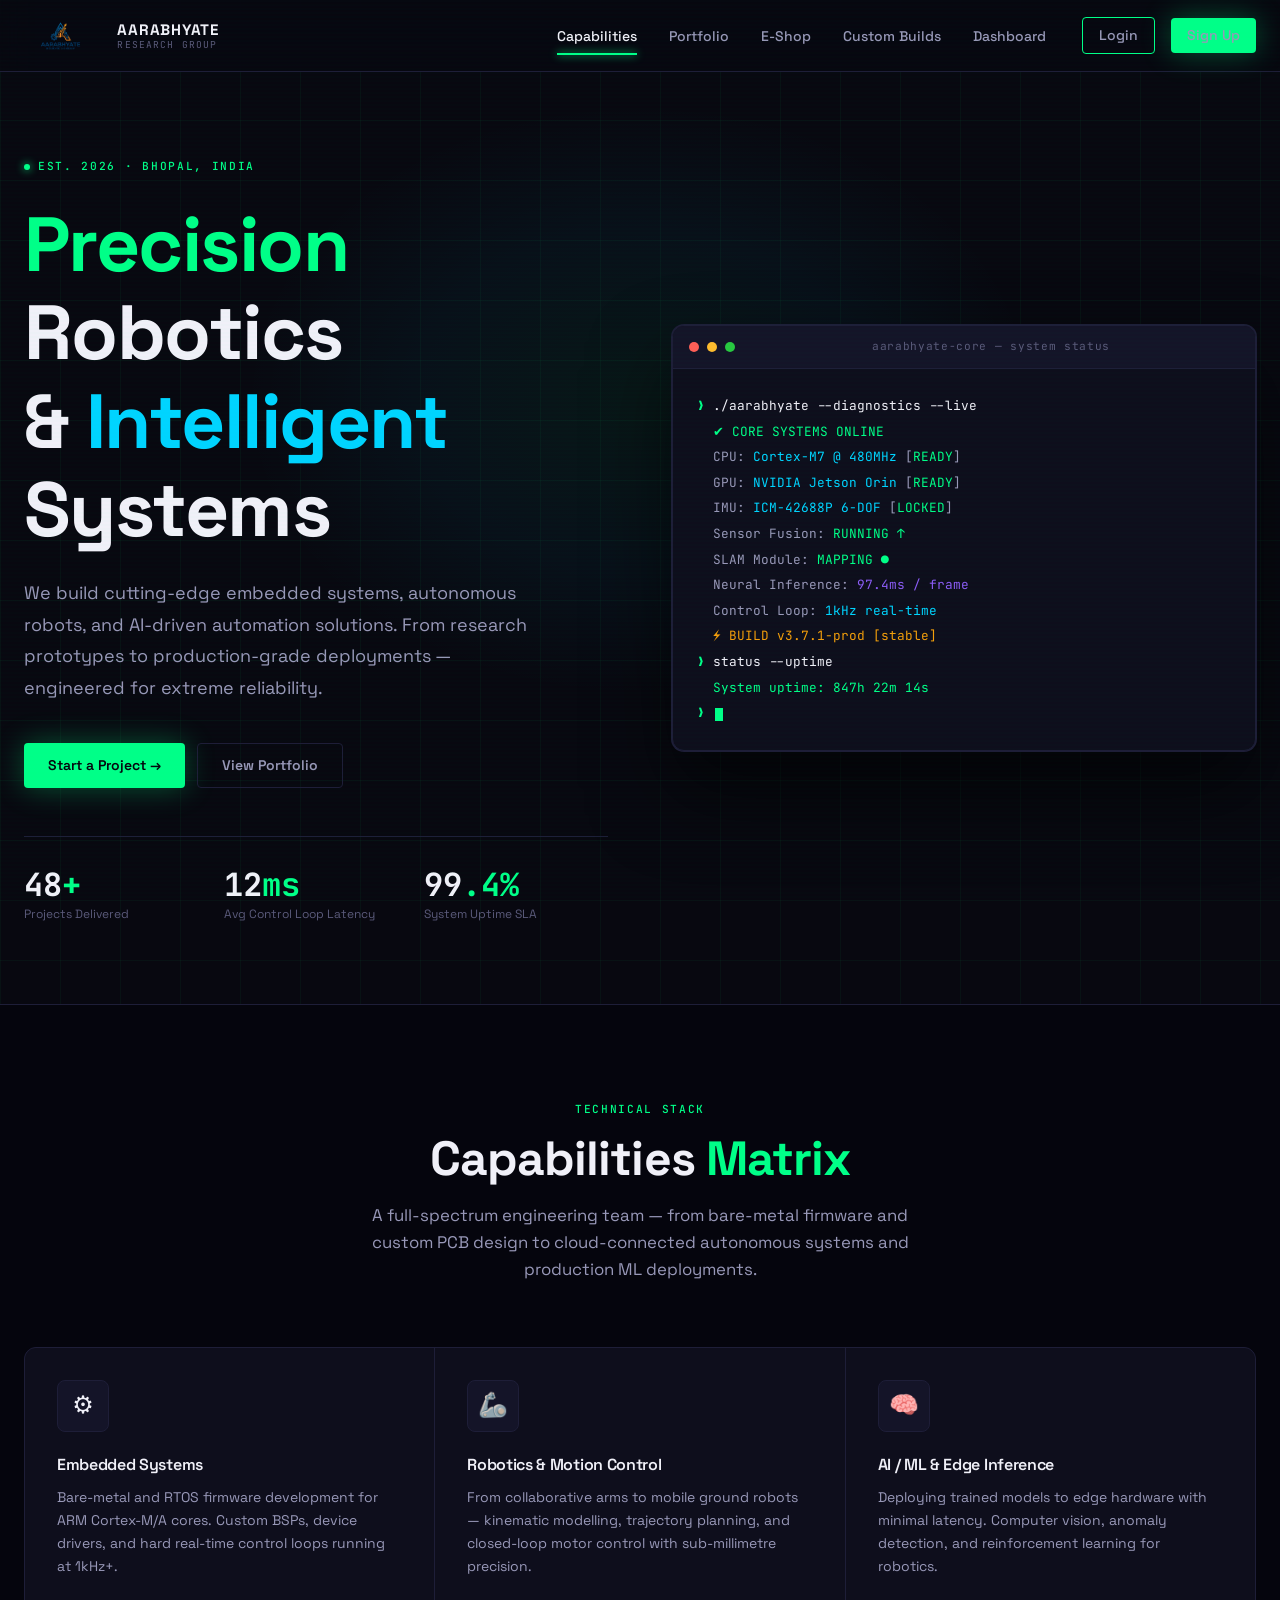
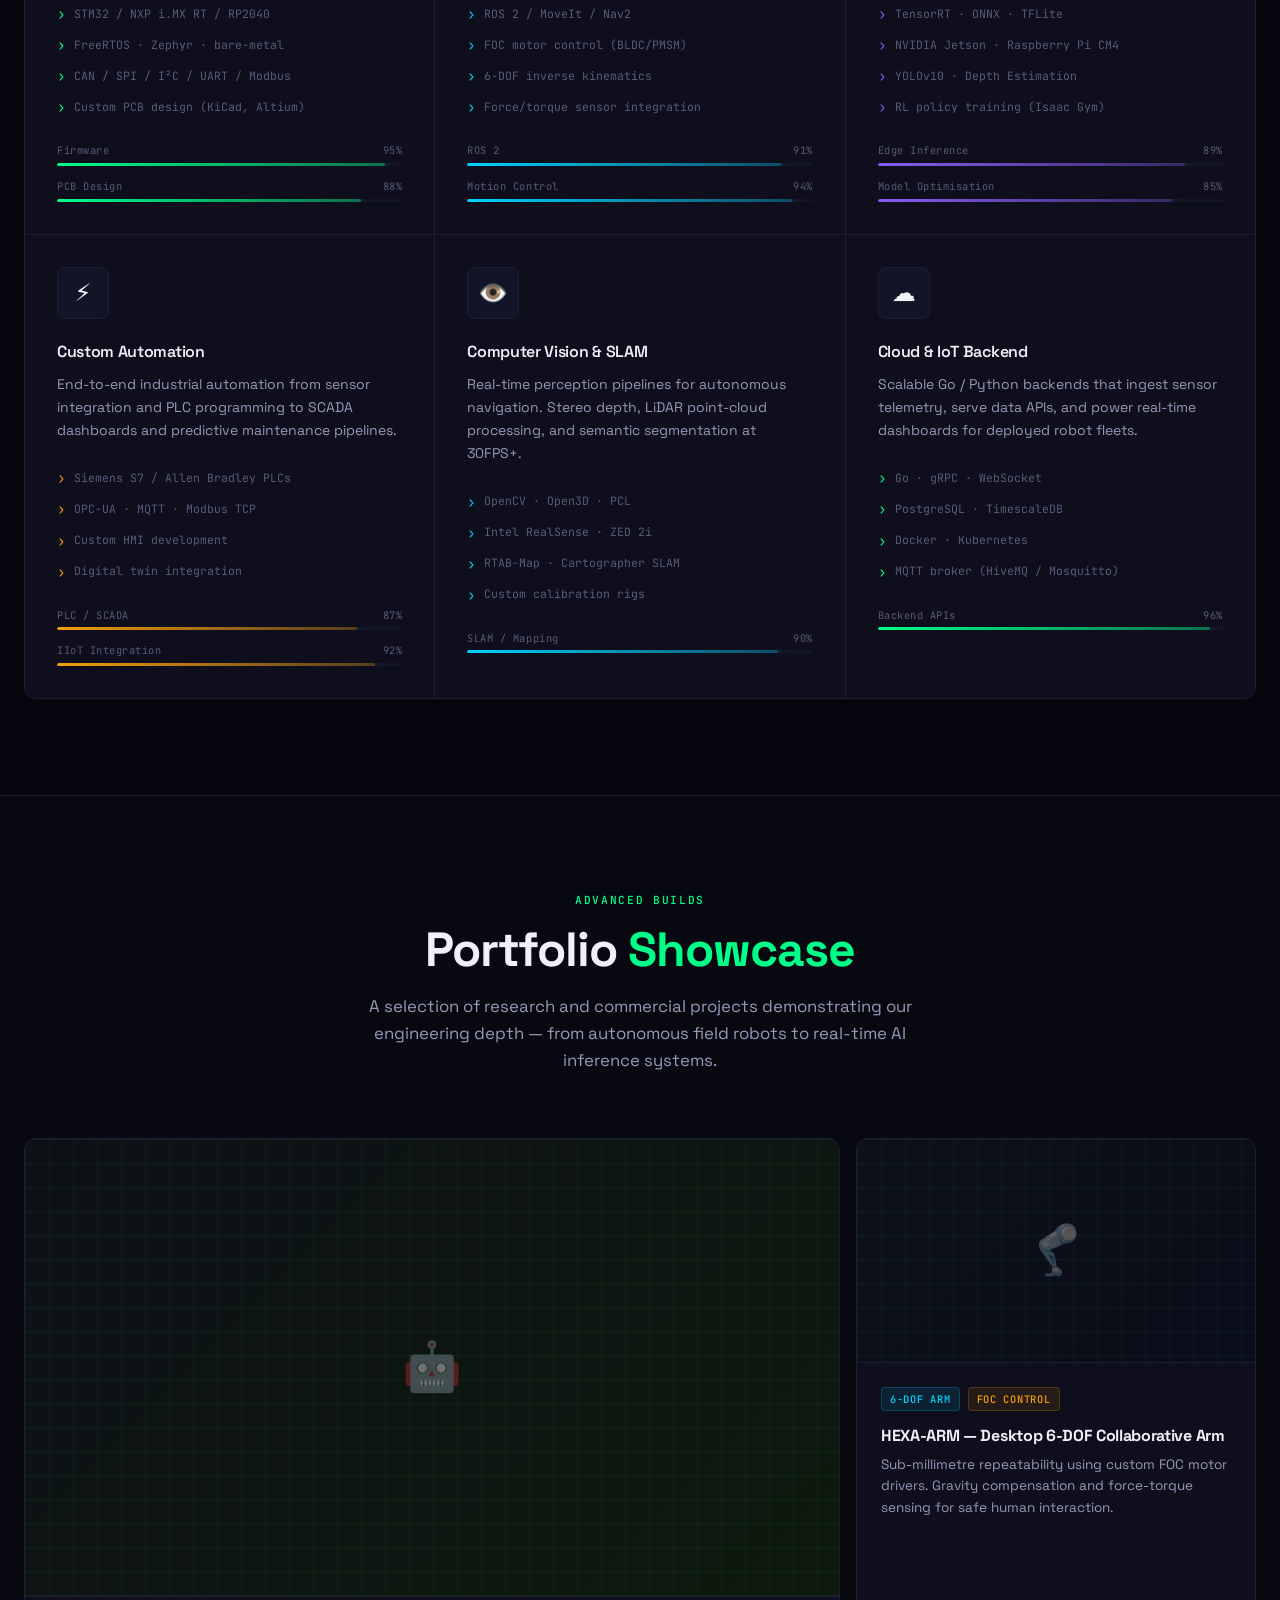
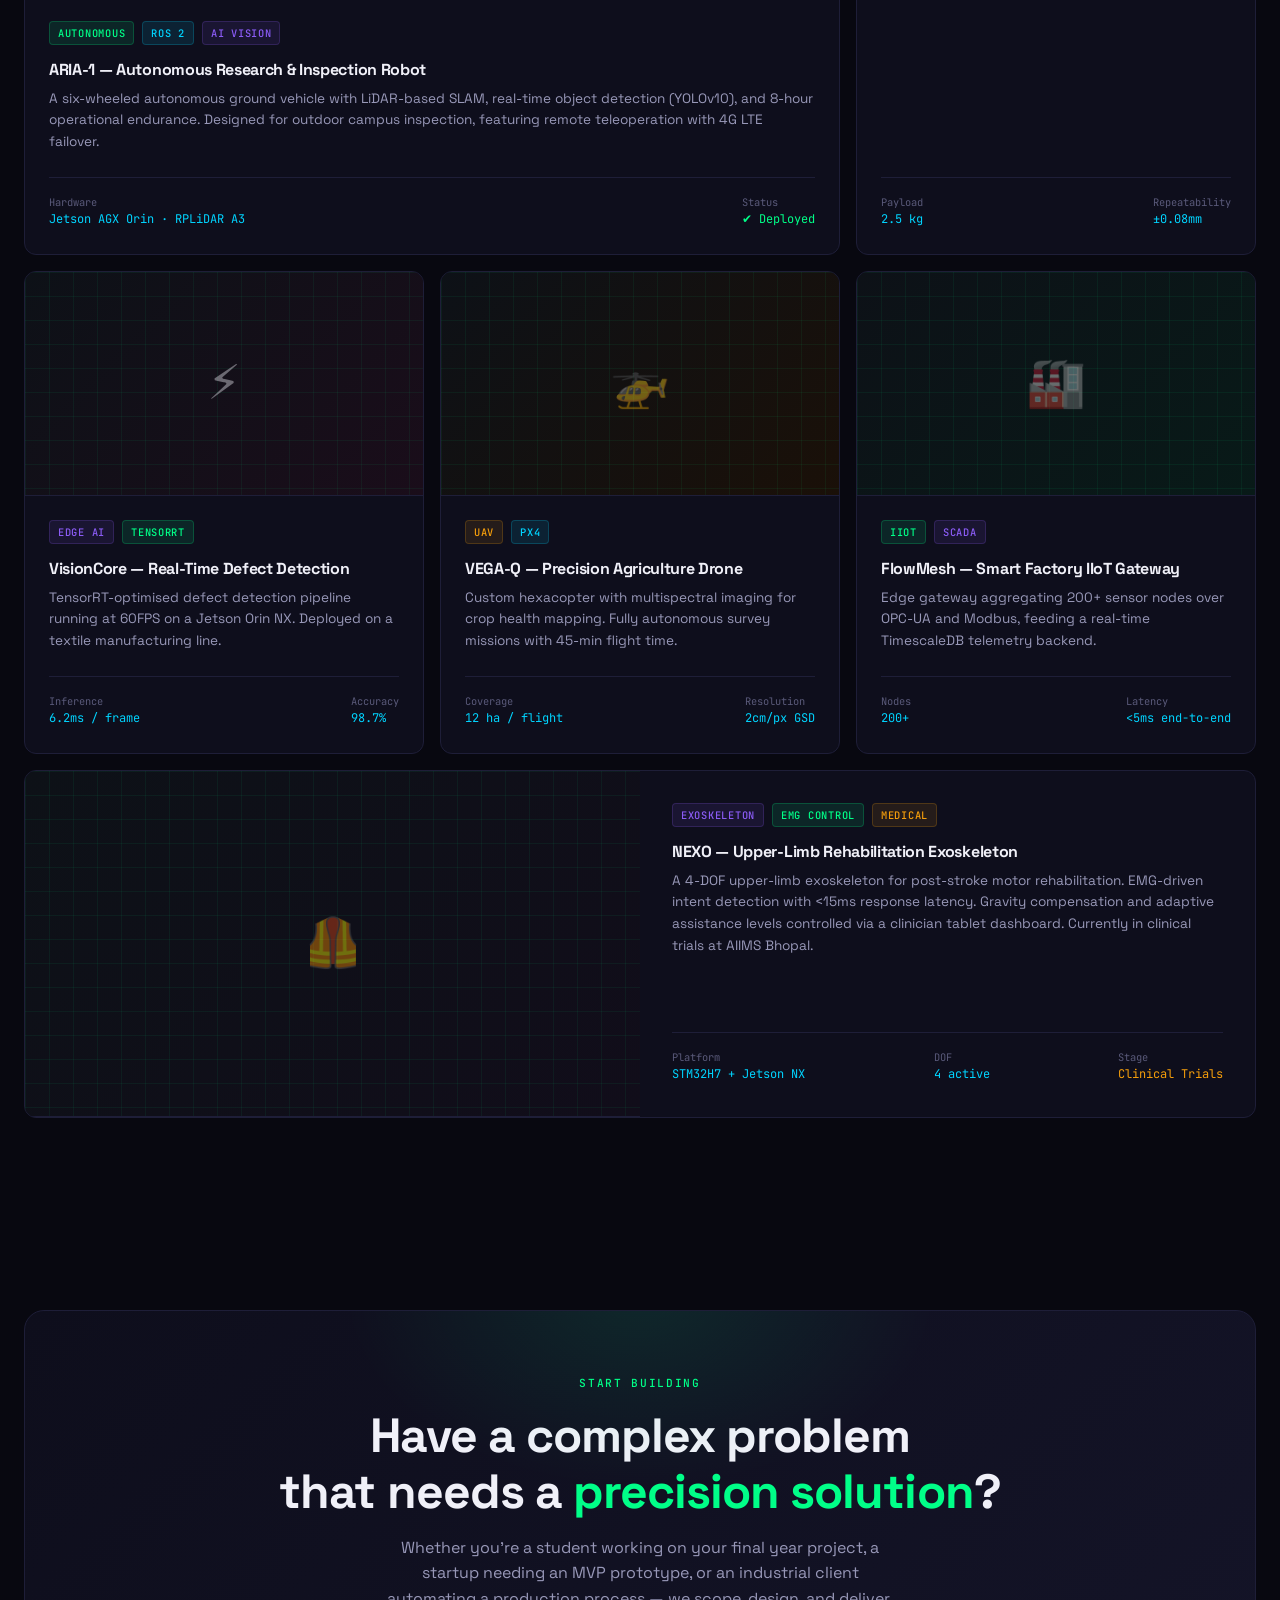
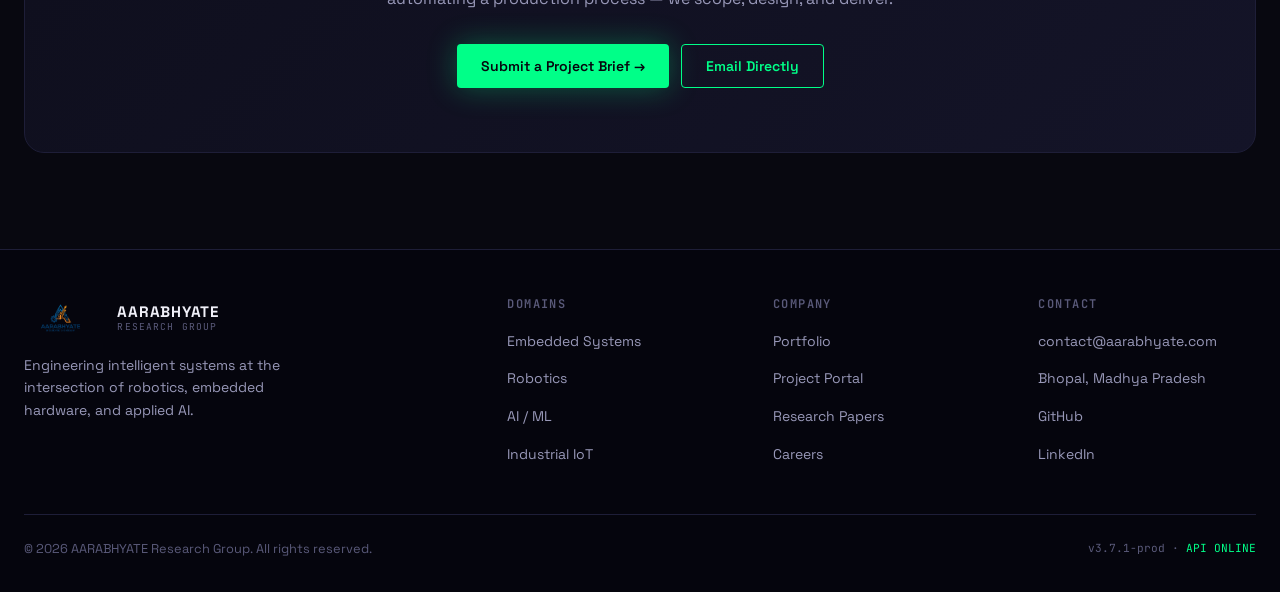
<file: web/index.html>
<!DOCTYPE html>
<html lang="en">
<head>
  <meta charset="UTF-8">
  <meta name="viewport" content="width=device-width, initial-scale=1.0">
  <title>AARABHYATE Research Group | Precision Robotics & Intelligent Systems</title>
  <meta name="description" content="AARABHYATE Research Group — Precision robotics, embedded AI, and autonomous systems engineering for next-generation industrial and research applications.">
  <meta name="keywords" content="robotics, AI, embedded systems, autonomous systems, AARABHYATE, research group">
  <link rel="preconnect" href="https://fonts.googleapis.com">
  <link rel="preconnect" href="https://fonts.gstatic.com" crossorigin>
  <link rel="stylesheet" href="style.css">
  <script src="scramble.js" defer></script>
  <style>
    /* --- Loading Screen Animation --- */
    body { overflow: hidden; /* Locked initially */ }
    #loading-screen {
      position: fixed; inset: 0;
      background-color: var(--bg-surface);
      display: flex; align-items: center; justify-content: center;
      z-index: 9999;
      animation: fadeOut 0.5s ease 2.5s forwards;
    }
    .loader-logo {
      width: 150px; height: auto;
      animation: spinToUpright 2s cubic-bezier(0.25, 1, 0.5, 1) forwards;
    }
    @keyframes spinToUpright {
      0% { transform: rotate(0deg) scale(0.8); opacity: 0; }
      50% { opacity: 1; transform: rotate(180deg) scale(1.1); }
      100% { transform: rotate(360deg) scale(1); opacity: 1; }
    }
    @keyframes fadeOut {
      to { opacity: 0; visibility: hidden; }
    }
    .navbar-brand img.brand-logo {
      height: 40px; width: auto; flex-shrink: 0;
    }
  </style>
</head>
<body>

  <!-- Loading Screen -->
  <div id="loading-screen">
    <img src="logo.png" alt="AARABHYATE Logo" class="loader-logo">
  </div>
<!-- ======================================================================
     NAVIGATION
     ====================================================================== -->
<nav class="navbar" role="navigation" aria-label="Main navigation">
  <a href="index.html" class="navbar-brand" aria-label="AARABHYATE Home">
    <img src="logo.png" alt="Aarabhyate Logo" class="brand-logo" aria-hidden="true" style="margin-right: var(--space-2)">
    <div class="brand-text">
      <span class="brand-name scramble-target">AARABHYATE</span>
      <span class="brand-sub">Research Group</span>
    </div>
  </a>

  <ul class="navbar-nav" id="main-nav" role="list">
    <li><a href="#capabilities" class="active">Capabilities</a></li>
    <li><a href="#portfolio">Portfolio</a></li>
    <li><a href="shop.html">E-Shop</a></li>
    <li><a href="portal.html">Custom Builds</a></li>
    <li><a href="dashboard.html">Dashboard</a></li>
    <li>
      <a href="login.html" class="btn btn-outline" style="padding: 6px 16px; margin-left: var(--space-4);">
        Login
      </a>
    </li>
    <li>
      <a href="signup.html" class="btn btn-primary" style="padding: 6px 16px; margin-left: var(--space-2);">
        Sign Up
      </a>
    </li>
  </ul>

  <button class="hamburger" id="hamburger" aria-label="Toggle menu" aria-expanded="false">
    <span></span><span></span><span></span>
  </button>
</nav>

<!-- ======================================================================
     HERO SECTION
     ====================================================================== -->
<section class="hero" id="home" aria-label="Hero section">
  <div class="grid-bg" aria-hidden="true"></div>

  <div class="container">
    <div class="hero-content">

      <!-- Left: Copy -->
      <div class="hero-copy fade-up">
        <div class="hero-eyebrow">
          <span class="dot" aria-hidden="true"></span>
          <span class="label">Est. 2026 · Bhopal, India</span>
        </div>

        <h1 class="hero-title">
          <span class="accent scramble-target">Precision</span> Robotics<br>
          &amp; <span class="accent-cyan scramble-target">Intelligent</span><br>
          Systems
        </h1>

        <p class="hero-description">
          We build cutting-edge embedded systems, autonomous robots, and AI-driven
          automation solutions. From research prototypes to production-grade deployments —
          engineered for extreme reliability.
        </p>

        <div class="hero-cta">
          <a href="portal.html" class="btn btn-primary" id="hero-cta-primary">
            Start a Project →
          </a>
          <a href="#portfolio" class="btn btn-ghost" id="hero-cta-secondary">
            View Portfolio
          </a>
        </div>

        <div class="hero-stats" aria-label="Key statistics">
          <div class="hero-stat">
            <div class="hero-stat-value">48<span>+</span></div>
            <div class="hero-stat-label">Projects Delivered</div>
          </div>
          <div class="hero-stat">
            <div class="hero-stat-value">12<span>ms</span></div>
            <div class="hero-stat-label">Avg Control Loop Latency</div>
          </div>
          <div class="hero-stat">
            <div class="hero-stat-value">99<span>.4%</span></div>
            <div class="hero-stat-label">System Uptime SLA</div>
          </div>
        </div>
      </div>

      <!-- Right: Live System Terminal -->
      <div class="hero-visual fade-up fade-up-delay-2" role="presentation" aria-hidden="true">
        <div class="terminal-bar">
          <span class="terminal-dot red"></span>
          <span class="terminal-dot amber"></span>
          <span class="terminal-dot green"></span>
          <span class="terminal-title">aarabhyate-core &mdash; system status</span>
        </div>
        <div class="terminal-body" id="terminal-output">
          <span class="tl"><span class="prompt">❯ </span><span class="cmd">./aarabhyate --diagnostics --live</span></span>
          <span class="tl blank"></span>
          <span class="tl"><span class="out ok">✔ CORE SYSTEMS ONLINE</span></span>
          <span class="tl"><span class="out">  CPU:  <span class="cyan">Cortex-M7 @ 480MHz</span>  [<span class="ok">READY</span>]</span></span>
          <span class="tl"><span class="out">  GPU:  <span class="cyan">NVIDIA Jetson Orin</span>   [<span class="ok">READY</span>]</span></span>
          <span class="tl"><span class="out">  IMU:  <span class="cyan">ICM-42688P 6-DOF</span>    [<span class="ok">LOCKED</span>]</span></span>
          <span class="tl blank"></span>
          <span class="tl"><span class="out">  Sensor Fusion:       <span class="ok">RUNNING ↑</span></span></span>
          <span class="tl"><span class="out">  SLAM Module:         <span class="ok">MAPPING ●</span></span></span>
          <span class="tl"><span class="out">  Neural Inference:    <span class="violet">97.4ms / frame</span></span></span>
          <span class="tl"><span class="out">  Control Loop:        <span class="cyan">1kHz real-time</span></span></span>
          <span class="tl blank"></span>
          <span class="tl"><span class="out amber">⚡ BUILD v3.7.1-prod [stable]</span></span>
          <span class="tl blank"></span>
          <span class="tl"><span class="prompt">❯ </span><span class="cmd">status --uptime</span></span>
          <span class="tl"><span class="out ok">  System uptime: 847h 22m 14s</span></span>
          <span class="tl blank"></span>
          <span class="tl"><span class="prompt">❯ </span><span class="cursor"></span></span>
        </div>
      </div>

    </div>
  </div>
</section>


<!-- ======================================================================
     CAPABILITIES MATRIX
     ====================================================================== -->
<section class="section capabilities" id="capabilities" aria-label="Technical Capabilities">
  <div class="container">
    <header class="section-header fade-up">
      <div class="label" style="margin-bottom:12px">Technical Stack</div>
      <h2>Capabilities <span class="neon-text-green">Matrix</span></h2>
      <p>
        A full-spectrum engineering team — from bare-metal firmware and custom PCB design
        to cloud-connected autonomous systems and production ML deployments.
      </p>
    </header>

    <div class="capabilities-grid" role="list">

      <!-- Card 1: Embedded Systems -->
      <article class="capability-card" role="listitem" style="--accent-color: var(--neon-green)">
        <div class="capability-icon" aria-hidden="true">⚙️</div>
        <h3>Embedded Systems</h3>
        <p>
          Bare-metal and RTOS firmware development for ARM Cortex-M/A cores.
          Custom BSPs, device drivers, and hard real-time control loops running at 1kHz+.
        </p>
        <ul class="spec-list" aria-label="Embedded systems specifications">
          <li>STM32 / NXP i.MX RT / RP2040</li>
          <li>FreeRTOS · Zephyr · bare-metal</li>
          <li>CAN / SPI / I²C / UART / Modbus</li>
          <li>Custom PCB design (KiCad, Altium)</li>
        </ul>
        <div class="skill-bars" aria-hidden="true">
          <div class="skill-bar-item">
            <div class="skill-bar-label"><span>Firmware</span><span>95%</span></div>
            <div class="skill-bar-track"><div class="skill-bar-fill" style="width:95%"></div></div>
          </div>
          <div class="skill-bar-item">
            <div class="skill-bar-label"><span>PCB Design</span><span>88%</span></div>
            <div class="skill-bar-track"><div class="skill-bar-fill" style="width:88%"></div></div>
          </div>
        </div>
      </article>

      <!-- Card 2: Robotics & Motion -->
      <article class="capability-card" role="listitem" style="--accent-color: var(--neon-cyan)">
        <div class="capability-icon" aria-hidden="true">🦾</div>
        <h3>Robotics &amp; Motion Control</h3>
        <p>
          From collaborative arms to mobile ground robots — kinematic modelling, trajectory
          planning, and closed-loop motor control with sub-millimetre precision.
        </p>
        <ul class="spec-list" aria-label="Robotics specifications">
          <li>ROS 2 / MoveIt / Nav2</li>
          <li>FOC motor control (BLDC/PMSM)</li>
          <li>6-DOF inverse kinematics</li>
          <li>Force/torque sensor integration</li>
        </ul>
        <div class="skill-bars" aria-hidden="true">
          <div class="skill-bar-item">
            <div class="skill-bar-label"><span>ROS 2</span><span>91%</span></div>
            <div class="skill-bar-track"><div class="skill-bar-fill" style="width:91%;background:linear-gradient(90deg,var(--neon-cyan),rgba(0,212,255,0.3))"></div></div>
          </div>
          <div class="skill-bar-item">
            <div class="skill-bar-label"><span>Motion Control</span><span>94%</span></div>
            <div class="skill-bar-track"><div class="skill-bar-fill" style="width:94%;background:linear-gradient(90deg,var(--neon-cyan),rgba(0,212,255,0.3))"></div></div>
          </div>
        </div>
      </article>

      <!-- Card 3: AI / ML Inference -->
      <article class="capability-card" role="listitem" style="--accent-color: var(--neon-violet)">
        <div class="capability-icon" aria-hidden="true">🧠</div>
        <h3>AI / ML &amp; Edge Inference</h3>
        <p>
          Deploying trained models to edge hardware with minimal latency.
          Computer vision, anomaly detection, and reinforcement learning for robotics.
        </p>
        <ul class="spec-list" aria-label="AI/ML specifications">
          <li>TensorRT · ONNX · TFLite</li>
          <li>NVIDIA Jetson · Raspberry Pi CM4</li>
          <li>YOLOv10 · Depth Estimation</li>
          <li>RL policy training (Isaac Gym)</li>
        </ul>
        <div class="skill-bars" aria-hidden="true">
          <div class="skill-bar-item">
            <div class="skill-bar-label"><span>Edge Inference</span><span>89%</span></div>
            <div class="skill-bar-track"><div class="skill-bar-fill" style="width:89%;background:linear-gradient(90deg,var(--neon-violet),rgba(139,92,246,0.3))"></div></div>
          </div>
          <div class="skill-bar-item">
            <div class="skill-bar-label"><span>Model Optimisation</span><span>85%</span></div>
            <div class="skill-bar-track"><div class="skill-bar-fill" style="width:85%;background:linear-gradient(90deg,var(--neon-violet),rgba(139,92,246,0.3))"></div></div>
          </div>
        </div>
      </article>

      <!-- Card 4: Custom Automation -->
      <article class="capability-card" role="listitem" style="--accent-color: var(--neon-amber)">
        <div class="capability-icon" aria-hidden="true">⚡</div>
        <h3>Custom Automation</h3>
        <p>
          End-to-end industrial automation from sensor integration and PLC programming
          to SCADA dashboards and predictive maintenance pipelines.
        </p>
        <ul class="spec-list" aria-label="Automation specifications">
          <li>Siemens S7 / Allen Bradley PLCs</li>
          <li>OPC-UA · MQTT · Modbus TCP</li>
          <li>Custom HMI development</li>
          <li>Digital twin integration</li>
        </ul>
        <div class="skill-bars" aria-hidden="true">
          <div class="skill-bar-item">
            <div class="skill-bar-label"><span>PLC / SCADA</span><span>87%</span></div>
            <div class="skill-bar-track"><div class="skill-bar-fill" style="width:87%;background:linear-gradient(90deg,var(--neon-amber),rgba(245,158,11,0.3))"></div></div>
          </div>
          <div class="skill-bar-item">
            <div class="skill-bar-label"><span>IIoT Integration</span><span>92%</span></div>
            <div class="skill-bar-track"><div class="skill-bar-fill" style="width:92%;background:linear-gradient(90deg,var(--neon-amber),rgba(245,158,11,0.3))"></div></div>
          </div>
        </div>
      </article>

      <!-- Card 5: Computer Vision -->
      <article class="capability-card" role="listitem" style="--accent-color: var(--neon-cyan)">
        <div class="capability-icon" aria-hidden="true">👁️</div>
        <h3>Computer Vision &amp; SLAM</h3>
        <p>
          Real-time perception pipelines for autonomous navigation. Stereo depth,
          LiDAR point-cloud processing, and semantic segmentation at 30FPS+.
        </p>
        <ul class="spec-list" aria-label="Computer vision specifications">
          <li>OpenCV · Open3D · PCL</li>
          <li>Intel RealSense · ZED 2i</li>
          <li>RTAB-Map · Cartographer SLAM</li>
          <li>Custom calibration rigs</li>
        </ul>
        <div class="skill-bars" aria-hidden="true">
          <div class="skill-bar-item">
            <div class="skill-bar-label"><span>SLAM / Mapping</span><span>90%</span></div>
            <div class="skill-bar-track"><div class="skill-bar-fill" style="width:90%;background:linear-gradient(90deg,var(--neon-cyan),rgba(0,212,255,0.3))"></div></div>
          </div>
        </div>
      </article>

      <!-- Card 6: Cloud & IoT Backend -->
      <article class="capability-card" role="listitem" style="--accent-color: var(--neon-green)">
        <div class="capability-icon" aria-hidden="true">☁️</div>
        <h3>Cloud &amp; IoT Backend</h3>
        <p>
          Scalable Go / Python backends that ingest sensor telemetry, serve data
          APIs, and power real-time dashboards for deployed robot fleets.
        </p>
        <ul class="spec-list" aria-label="Backend specifications">
          <li>Go · gRPC · WebSocket</li>
          <li>PostgreSQL · TimescaleDB</li>
          <li>Docker · Kubernetes</li>
          <li>MQTT broker (HiveMQ / Mosquitto)</li>
        </ul>
        <div class="skill-bars" aria-hidden="true">
          <div class="skill-bar-item">
            <div class="skill-bar-label"><span>Backend APIs</span><span>96%</span></div>
            <div class="skill-bar-track"><div class="skill-bar-fill" style="width:96%"></div></div>
          </div>
        </div>
      </article>

    </div><!-- /capabilities-grid -->
  </div>
</section>


<!-- ======================================================================
     PORTFOLIO SHOWCASE
     ====================================================================== -->
<section class="section" id="portfolio" aria-label="Portfolio Showcase">
  <div class="container">
    <header class="section-header fade-up">
      <div class="label" style="margin-bottom:12px">Advanced Builds</div>
      <h2>Portfolio <span class="neon-text-green">Showcase</span></h2>
      <p>
        A selection of research and commercial projects demonstrating our engineering depth —
        from autonomous field robots to real-time AI inference systems.
      </p>
    </header>

    <div class="portfolio-grid" role="list">

      <!-- Featured: Autonomous Ground Robot -->
      <article class="portfolio-card span-8 fade-up" role="listitem">
        <div class="portfolio-card-image">
          <div class="portfolio-img-placeholder bg-1">
            <span class="ph-icon" aria-hidden="true">🤖</span>
          </div>
        </div>
        <div class="portfolio-card-body">
          <div class="portfolio-tags">
            <span class="tag tag-green">Autonomous</span>
            <span class="tag tag-cyan">ROS 2</span>
            <span class="tag tag-violet">AI Vision</span>
          </div>
          <h3>ARIA-1 — Autonomous Research &amp; Inspection Robot</h3>
          <p>
            A six-wheeled autonomous ground vehicle with LiDAR-based SLAM, real-time
            object detection (YOLOv10), and 8-hour operational endurance. Designed for
            outdoor campus inspection, featuring remote teleoperation with 4G LTE failover.
          </p>
          <div class="portfolio-card-meta">
            <div>
              <div class="meta-label">Hardware</div>
              <div class="meta-value">Jetson AGX Orin · RPLiDAR A3</div>
            </div>
            <div>
              <div class="meta-label">Status</div>
              <div class="meta-value" style="color:var(--neon-green)">✔ Deployed</div>
            </div>
          </div>
        </div>
      </article>

      <!-- 6-DOF Arm -->
      <article class="portfolio-card span-4 fade-up fade-up-delay-1" role="listitem">
        <div class="portfolio-card-image">
          <div class="portfolio-img-placeholder bg-2">
            <span class="ph-icon" aria-hidden="true">🦿</span>
          </div>
        </div>
        <div class="portfolio-card-body">
          <div class="portfolio-tags">
            <span class="tag tag-cyan">6-DOF Arm</span>
            <span class="tag tag-amber">FOC Control</span>
          </div>
          <h3>HEXA-ARM — Desktop 6-DOF Collaborative Arm</h3>
          <p>
            Sub-millimetre repeatability using custom FOC motor drivers.
            Gravity compensation and force-torque sensing for safe human interaction.
          </p>
          <div class="portfolio-card-meta">
            <div>
              <div class="meta-label">Payload</div>
              <div class="meta-value">2.5 kg</div>
            </div>
            <div>
              <div class="meta-label">Repeatability</div>
              <div class="meta-value">±0.08mm</div>
            </div>
          </div>
        </div>
      </article>

      <!-- Edge AI -->
      <article class="portfolio-card span-4 fade-up fade-up-delay-1" role="listitem">
        <div class="portfolio-card-image">
          <div class="portfolio-img-placeholder bg-3">
            <span class="ph-icon" aria-hidden="true">⚡</span>
          </div>
        </div>
        <div class="portfolio-card-body">
          <div class="portfolio-tags">
            <span class="tag tag-violet">Edge AI</span>
            <span class="tag tag-green">TensorRT</span>
          </div>
          <h3>VisionCore — Real-Time Defect Detection</h3>
          <p>
            TensorRT-optimised defect detection pipeline running at 60FPS
            on a Jetson Orin NX. Deployed on a textile manufacturing line.
          </p>
          <div class="portfolio-card-meta">
            <div>
              <div class="meta-label">Inference</div>
              <div class="meta-value">6.2ms / frame</div>
            </div>
            <div>
              <div class="meta-label">Accuracy</div>
              <div class="meta-value">98.7%</div>
            </div>
          </div>
        </div>
      </article>

      <!-- Drone -->
      <article class="portfolio-card span-4 fade-up fade-up-delay-2" role="listitem">
        <div class="portfolio-card-image">
          <div class="portfolio-img-placeholder bg-4">
            <span class="ph-icon" aria-hidden="true">🚁</span>
          </div>
        </div>
        <div class="portfolio-card-body">
          <div class="portfolio-tags">
            <span class="tag tag-amber">UAV</span>
            <span class="tag tag-cyan">PX4</span>
          </div>
          <h3>VEGA-Q — Precision Agriculture Drone</h3>
          <p>
            Custom hexacopter with multispectral imaging for crop health
            mapping. Fully autonomous survey missions with 45-min flight time.
          </p>
          <div class="portfolio-card-meta">
            <div><div class="meta-label">Coverage</div><div class="meta-value">12 ha / flight</div></div>
            <div><div class="meta-label">Resolution</div><div class="meta-value">2cm/px GSD</div></div>
          </div>
        </div>
      </article>

      <!-- Smart Automation -->
      <article class="portfolio-card span-4 fade-up fade-up-delay-2" role="listitem">
        <div class="portfolio-card-image">
          <div class="portfolio-img-placeholder bg-5">
            <span class="ph-icon" aria-hidden="true">🏭</span>
          </div>
        </div>
        <div class="portfolio-card-body">
          <div class="portfolio-tags">
            <span class="tag tag-green">IIoT</span>
            <span class="tag tag-violet">SCADA</span>
          </div>
          <h3>FlowMesh — Smart Factory IIoT Gateway</h3>
          <p>
            Edge gateway aggregating 200+ sensor nodes over OPC-UA and
            Modbus, feeding a real-time TimescaleDB telemetry backend.
          </p>
          <div class="portfolio-card-meta">
            <div><div class="meta-label">Nodes</div><div class="meta-value">200+</div></div>
            <div><div class="meta-label">Latency</div><div class="meta-value">&lt;5ms end-to-end</div></div>
          </div>
        </div>
      </article>

      <!-- Full-width: Exoskeleton -->
      <article class="portfolio-card span-12 fade-up" role="listitem" style="display:grid;grid-template-columns:1fr 1fr">
        <div class="portfolio-card-image" style="min-height:240px">
          <div class="portfolio-img-placeholder bg-6" style="min-height:240px">
            <span class="ph-icon" aria-hidden="true">🦺</span>
          </div>
        </div>
        <div class="portfolio-card-body" style="padding:var(--space-8)">
          <div class="portfolio-tags">
            <span class="tag tag-violet">Exoskeleton</span>
            <span class="tag tag-green">EMG Control</span>
            <span class="tag tag-amber">Medical</span>
          </div>
          <h3>NEXO — Upper-Limb Rehabilitation Exoskeleton</h3>
          <p>
            A 4-DOF upper-limb exoskeleton for post-stroke motor rehabilitation.
            EMG-driven intent detection with <15ms response latency. Gravity compensation
            and adaptive assistance levels controlled via a clinician tablet dashboard.
            Currently in clinical trials at AIIMS Bhopal.
          </p>
          <div class="portfolio-card-meta" style="margin-top:auto">
            <div><div class="meta-label">Platform</div><div class="meta-value">STM32H7 + Jetson NX</div></div>
            <div><div class="meta-label">DOF</div><div class="meta-value">4 active</div></div>
            <div><div class="meta-label">Stage</div><div class="meta-value" style="color:var(--neon-amber)">Clinical Trials</div></div>
          </div>
        </div>
      </article>

    </div><!-- /portfolio-grid -->
  </div>
</section>


<!-- ======================================================================
     CALL TO ACTION
     ====================================================================== -->
<section class="section" aria-label="Call to action">
  <div class="container">
    <div class="cta-banner">
      <div class="label" style="margin-bottom:var(--space-4)">Start Building</div>
      <h2>Have a complex problem<br>that needs a <span class="neon-text-green">precision solution</span>?</h2>
      <p>
        Whether you're a student working on your final year project, a startup needing
        an MVP prototype, or an industrial client automating a production process —
        we scope, design, and deliver.
      </p>
      <div style="display:flex;gap:var(--space-3);justify-content:center;flex-wrap:wrap">
        <a href="portal.html" class="btn btn-primary" id="cta-portal-link">
          Submit a Project Brief →
        </a>
        <a href="mailto:contact@aarabhyate.com" class="btn btn-outline" id="cta-email-link">
          Email Directly
        </a>
      </div>
    </div>
  </div>
</section>


<!-- ======================================================================
     FOOTER
     ====================================================================== -->
<footer class="footer" aria-label="Site footer">
  <div class="container">
    <div class="footer-grid">
      <div class="footer-brand">
        <a href="index.html" class="navbar-brand" style="text-decoration:none">
          <img src="logo.png" alt="Aarabhyate Logo" class="brand-logo" aria-hidden="true" style="margin-right: var(--space-2)">
          <div class="brand-text">
            <span class="brand-name">AARABHYATE</span>
            <span class="brand-sub">Research Group</span>
          </div>
        </a>
        <p style="margin-top:var(--space-4)">
          Engineering intelligent systems at the intersection of robotics,
          embedded hardware, and applied AI.
        </p>
      </div>
      <div>
        <h4>Domains</h4>
        <ul class="footer-links">
          <li><a href="#capabilities">Embedded Systems</a></li>
          <li><a href="#capabilities">Robotics</a></li>
          <li><a href="#capabilities">AI / ML</a></li>
          <li><a href="#capabilities">Industrial IoT</a></li>
        </ul>
      </div>
      <div>
        <h4>Company</h4>
        <ul class="footer-links">
          <li><a href="#portfolio">Portfolio</a></li>
          <li><a href="portal.html">Project Portal</a></li>
          <li><a href="#">Research Papers</a></li>
          <li><a href="#">Careers</a></li>
        </ul>
      </div>
      <div>
        <h4>Contact</h4>
        <ul class="footer-links">
          <li><a href="mailto:contact@aarabhyate.com">contact@aarabhyate.com</a></li>
          <li><a href="#">Bhopal, Madhya Pradesh</a></li>
          <li><a href="#">GitHub</a></li>
          <li><a href="#">LinkedIn</a></li>
        </ul>
      </div>
    </div>
    <div class="footer-bottom">
      <p>© 2026 AARABHYATE Research Group. All rights reserved.</p>
      <p class="mono" style="font-size:0.7rem;color:var(--text-muted)">
        v3.7.1-prod · <span style="color:var(--neon-green)">API ONLINE</span>
      </p>
    </div>
  </div>
</footer>


<!-- ======================================================================
     JAVASCRIPT
     ====================================================================== -->
<script>
/* Hamburger toggle */
const hamburger = document.getElementById('hamburger');
const nav       = document.getElementById('main-nav');
hamburger.addEventListener('click', () => {
  const open = nav.classList.toggle('open');
  hamburger.classList.toggle('open', open);
  hamburger.setAttribute('aria-expanded', open);
});

/* Navbar scroll shadow */
window.addEventListener('scroll', () => {
  document.querySelector('.navbar').style.boxShadow =
    window.scrollY > 10 ? '0 4px 32px rgba(0,0,0,0.5)' : '';
}, { passive: true });

/* Smooth anchor scroll (fallback for older browsers) */
document.querySelectorAll('a[href^="#"]').forEach(a => {
  a.addEventListener('click', e => {
    const target = document.querySelector(a.getAttribute('href'));
    if (target) { e.preventDefault(); target.scrollIntoView({ behavior: 'smooth' }); }
  });
});

/* Intersection Observer for fade-up elements */
const observer = new IntersectionObserver(entries => {
  entries.forEach(e => {
    if (e.isIntersecting) {
      e.target.style.animationPlayState = 'running';
      observer.unobserve(e.target);
    }
  });
}, { threshold: 0.12 });

document.querySelectorAll('.fade-up').forEach(el => {
  el.style.animationPlayState = 'paused';
  observer.observe(el);
});

/* Terminal typewriter effect */
(function() {
  const lines = document.querySelectorAll('#terminal-output .tl');
  lines.forEach((l, i) => {
    l.style.opacity = '0';
    setTimeout(() => {
      l.style.opacity = '1';
      l.style.transition = 'opacity 0.3s ease';
    }, i * 100);
  });
})();

/* Loading Screen Failsafe */
window.addEventListener('load', () => {
  setTimeout(() => {
    const loader = document.getElementById('loading-screen');
    if(loader) {
      loader.remove();
      document.body.style.overflow = 'auto'; // Restore scrolling
    }
  }, 3000); // 2.5s fade out + 0.5s transition
});
</script>

</body>
</html>
</file>
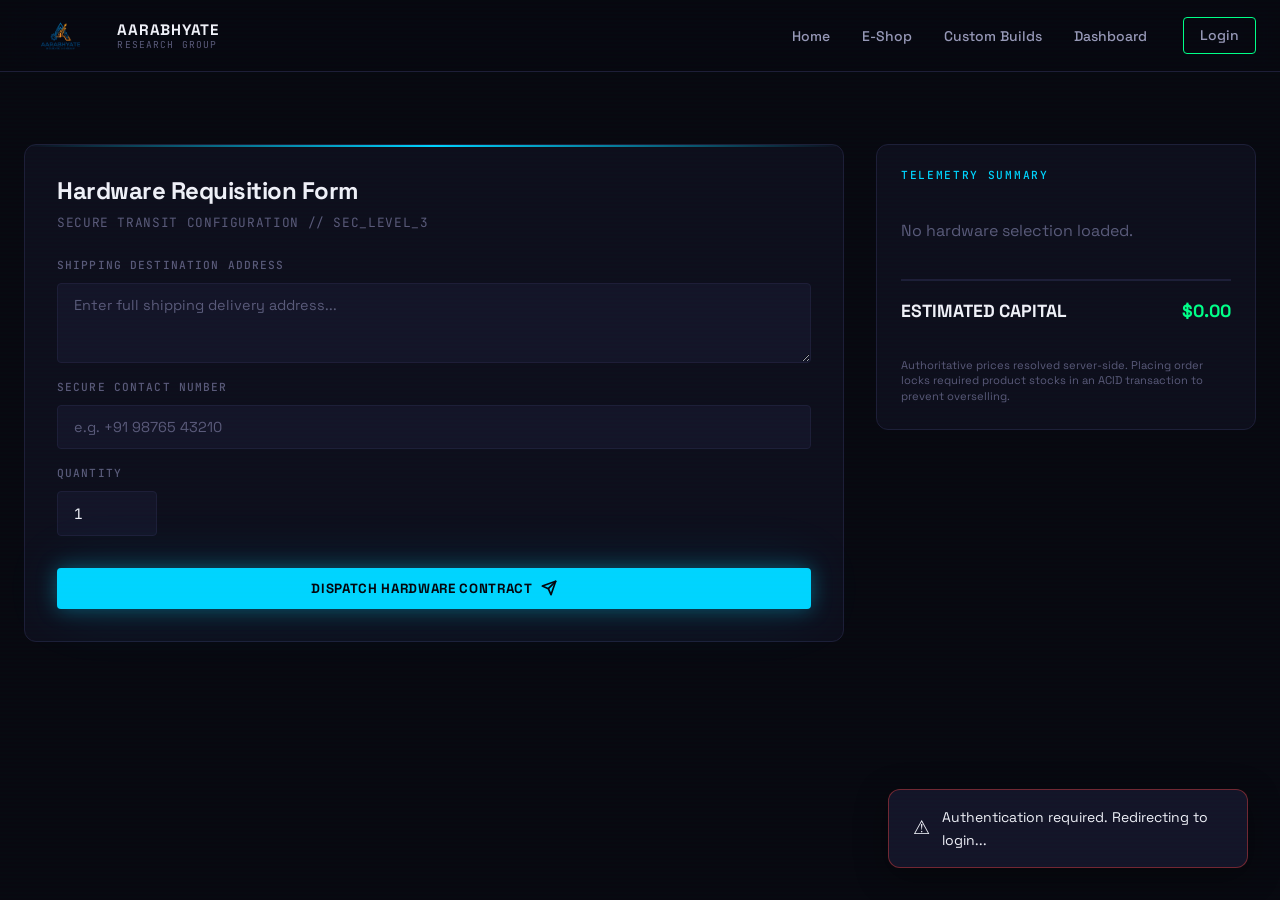
<file: web/checkout.html>
<!DOCTYPE html>
<html lang="en">
<head>
  <meta charset="UTF-8">
  <meta name="viewport" content="width=device-width, initial-scale=1.0">
  <title>AARABHYATE | Checkout Requisition</title>
  <link rel="stylesheet" href="style.css">
  <script src="scramble.js" defer></script>
  <style>
    .checkout-container {
      padding-top: calc(72px + var(--space-12));
      padding-bottom: var(--space-16);
      min-height: 100vh;
      background: var(--bg-base);
    }
    
    .checkout-layout {
      display: grid;
      grid-template-columns: 1fr 380px;
      gap: var(--space-8);
      margin-top: var(--space-6);
    }
    
    .checkout-card {
      background: var(--bg-surface);
      border: 1px solid var(--bg-border);
      border-radius: var(--radius-lg);
      padding: var(--space-8);
      position: relative;
    }
    .checkout-card::before {
      content: '';
      position: absolute; top: 0; left: 0; right: 0; height: 2px;
      background: linear-gradient(90deg, transparent, var(--neon-cyan), transparent);
    }
    
    .summary-card {
      background: var(--bg-surface);
      border: 1px solid var(--bg-border);
      border-radius: var(--radius-lg);
      padding: var(--space-6);
      height: fit-content;
      position: sticky;
      top: calc(72px + var(--space-6));
    }
    
    .checkout-title {
      font-size: 1.5rem;
      margin-bottom: var(--space-2);
    }
    .checkout-subtitle {
      font-family: var(--font-mono);
      font-size: 0.8rem;
      color: var(--text-muted);
      margin-bottom: var(--space-6);
      text-transform: uppercase;
      letter-spacing: 0.05em;
    }
    
    .item-row {
      display: flex;
      justify-content: space-between;
      align-items: center;
      padding: var(--space-3) 0;
      border-bottom: 1px solid var(--bg-border);
    }
    .item-name {
      font-weight: 500;
      color: var(--text-primary);
      font-size: 0.9rem;
    }
    .item-price {
      font-family: var(--font-mono);
      color: var(--neon-green);
      font-weight: 700;
    }
    
    .totals-row {
      display: flex;
      justify-content: space-between;
      padding: var(--space-4) 0;
      font-family: var(--font-sans);
      font-size: 1.1rem;
      font-weight: 700;
      color: var(--text-primary);
      border-top: 2px solid var(--bg-border);
      margin-top: var(--space-4);
    }
    
    .checkout-form {
      display: flex;
      flex-direction: column;
      gap: var(--space-4);
    }
    
    .btn-checkout {
      background: var(--neon-cyan);
      color: var(--bg-void);
      font-family: var(--font-sans);
      font-weight: 700;
      text-transform: uppercase;
      letter-spacing: 0.05em;
      box-shadow: var(--glow-cyan);
      width: 100%;
      padding: var(--space-3);
      border-radius: var(--radius-sm);
      border: none;
      cursor: pointer;
      display: inline-flex;
      align-items: center;
      justify-content: center;
      gap: var(--space-2);
      transition: all var(--ease-normal);
      margin-top: var(--space-4);
    }
    .btn-checkout:hover {
      background: var(--neon-green);
      box-shadow: var(--glow-green);
    }
    .btn-checkout:disabled {
      background: var(--bg-elevated);
      color: var(--text-muted);
      border: 1px solid var(--bg-border);
      box-shadow: none;
      cursor: not-allowed;
    }

    @media (max-width: 900px) {
      .checkout-layout {
        grid-template-columns: 1fr;
      }
      .summary-card {
        position: static;
      }
    }
    
    .success-panel {
      text-align: center;
      padding: var(--space-10) 0;
    }
  </style>
</head>
<body>

  <!-- Navbar -->
  <nav class="navbar">
    <a href="index.html" class="navbar-brand">
      <img src="logo.png" alt="Aarabhyate Logo" class="brand-logo" style="margin-right: var(--space-2); height: 40px; width: auto; flex-shrink: 0;">
      <div class="brand-text">
        <span class="brand-name scramble-target">AARABHYATE</span>
        <span class="brand-sub">Research Group</span>
      </div>
    </a>
    <ul class="navbar-nav">
      <li><a href="index.html">Home</a></li>
      <li><a href="shop.html">E-Shop</a></li>
      <li><a href="portal.html">Custom Builds</a></li>
      <li><a href="dashboard.html">Dashboard</a></li>
      <li id="authNavButton">
        <a href="login.html" class="btn btn-outline" style="padding: 6px 16px; margin-left: var(--space-4);">
          Login
        </a>
      </li>
    </ul>
  </nav>

  <div class="checkout-container">
    <div class="container">
      
      <div class="checkout-layout">
        
        <!-- Main Form Column -->
        <main>
          <div class="checkout-card" id="checkoutWorkspace">
            
            <div id="checkoutFormWrapper">
              <h2 class="checkout-title">Hardware Requisition Form</h2>
              <div class="checkout-subtitle">Secure Transit Configuration // SEC_LEVEL_3</div>
              
              <form id="checkoutForm" class="checkout-form">
                
                <div class="form-group">
                  <label class="form-label">Shipping Destination Address</label>
                  <textarea id="shippingAddress" class="form-input" rows="3" required placeholder="Enter full shipping delivery address..."></textarea>
                </div>
                
                <div class="form-group">
                  <label class="form-label">Secure Contact Number</label>
                  <input type="text" id="phone" class="form-input" required placeholder="e.g. +91 98765 43210" autocomplete="tel">
                </div>

                <div class="form-group">
                  <label class="form-label">Quantity</label>
                  <input type="number" id="quantity" class="form-input" required min="1" max="10" value="1" style="width: 100px; font-family: var(--font-mono)">
                </div>
                
                <div class="form-error" id="checkoutError" style="margin-top: var(--space-2); display:none"></div>
                
                <button type="submit" class="btn-checkout" id="submitOrderBtn">
                  <span>DISPATCH HARDWARE CONTRACT</span>
                  <svg width="16" height="16" viewBox="0 0 24 24" fill="none" stroke="currentColor" stroke-width="2.5" stroke-linecap="round" stroke-linejoin="round">
                    <line x1="22" y1="2" x2="11" y2="13"></line>
                    <polygon points="22 2 15 22 11 13 2 9 22 2"></polygon>
                  </svg>
                </button>
                
              </form>
            </div>
            
            <!-- Success state -->
            <div id="successPanel" class="success-panel" style="display: none;">
              <span style="font-size: 3rem; display: block; margin-bottom: var(--space-4);">🚀</span>
              <h2 class="neon-text-green" style="font-size: 1.8rem; margin-bottom: var(--space-2);">Contract Dispatched!</h2>
              <p style="font-size: 0.9rem; color: var(--text-secondary); max-width: 500px; margin: 0 auto var(--space-6);">
                Hardware requisition ticket successfully committed to PostgreSQL database. Your deployment package is queued.
              </p>
              <div style="font-family: var(--font-mono); font-size: 0.8rem; color: var(--text-muted); background: var(--bg-elevated); padding: var(--space-3); border-radius: var(--radius-sm); display: inline-block; margin-bottom: var(--space-8);">
                TICKET_HASH: <span id="successOrderHash" class="neon-text-cyan">---</span>
              </div>
              <div>
                <a href="dashboard.html" class="btn btn-primary" style="background: var(--neon-green); box-shadow: var(--glow-green); color: var(--bg-void);">
                  ACCESS CUSTOMER DASHBOARD
                </a>
              </div>
            </div>

          </div>
        </main>
        
        <!-- Summary Sidebar Column -->
        <aside>
          <div class="summary-card">
            <h3 class="label" style="color: var(--neon-cyan); margin-bottom: var(--space-4);">Telemetry Summary</h3>
            
            <div id="summaryItemContainer">
              <div class="item-row" style="border: none; color: var(--text-muted); text-align: center; padding: 20px 0;">
                No hardware selection loaded.
              </div>
            </div>
            
            <div class="totals-row">
              <span>ESTIMATED CAPITAL</span>
              <span id="estimatedTotal" class="neon-text-green">$0.00</span>
            </div>
            
            <p style="font-size: 0.7rem; color: var(--text-muted); margin-top: var(--space-4); line-height: 1.4;">
              Authoritative prices resolved server-side. Placing order locks required product stocks in an ACID transaction to prevent overselling.
            </p>
          </div>
        </aside>
        
      </div>
      
    </div>
  </div>

  <div id="toast" class="toast">
    <div class="toast-icon"></div>
    <div class="toast-text"></div>
  </div>

  <script>
    let activeSelection = null;
    const token = localStorage.getItem("arg_token");

    function showToast(message, type = 'success') {
      const toast = document.getElementById('toast');
      toast.className = `toast visible ${type}`;
      toast.querySelector('.toast-icon').textContent = type === 'success' ? '✓' : '⚠️';
      toast.querySelector('.toast-text').textContent = message;
      setTimeout(() => { toast.classList.remove('visible'); }, 3000);
    }

    document.addEventListener("DOMContentLoaded", () => {
      // 1. Enforce Auth
      if (!token) {
        showToast("Authentication required. Redirecting to login...", "error");
        setTimeout(() => {
          window.location.replace("/login.html?redirect=checkout");
        }, 1500);
        return;
      }
      
      // Update nav user display
      fetchUserProfile();

      // 2. Load selected product
      const selectionData = localStorage.getItem("arg_checkout_selection");
      if (!selectionData) {
        showToast("Requisition payload missing. Redirecting to shop...", "error");
        setTimeout(() => {
          window.location.href = "/shop.html";
        }, 1500);
        return;
      }

      activeSelection = JSON.parse(selectionData);
      renderSummary();
    });

    async function fetchUserProfile() {
      try {
        const res = await fetch("/api/v1/me", {
          headers: { "Authorization": `Bearer ${token}` }
        });
        if (res.ok) {
          const data = await res.json();
          const authNav = document.getElementById("authNavButton");
          authNav.innerHTML = `<span class="btn btn-outline" style="padding: 6px 16px; margin-left: var(--space-4); border-color:var(--bg-border); font-family:var(--font-mono); font-size:0.75rem; color:var(--text-secondary);">OPERATOR // ${data.name.split(' ')[0].toUpperCase()}</span>`;
        }
      } catch (err) {
        console.warn("Could not query operator profile telemetry:", err);
      }
    }

    function renderSummary() {
      if (!activeSelection) return;
      
      const qty = parseInt(document.getElementById("quantity").value) || 1;
      const subtotal = activeSelection.price * qty;
      
      const container = document.getElementById("summaryItemContainer");
      container.innerHTML = `
        <div class="item-row">
          <div>
            <div class="item-name">${escapeHTML(activeSelection.name)}</div>
            <div style="font-family: var(--font-mono); font-size: 0.7rem; color: var(--text-muted); margin-top: 4px;">Qty: ${qty} x $${activeSelection.price.toFixed(2)}</div>
          </div>
          <span class="item-price">$${subtotal.toFixed(2)}</span>
        </div>
      `;
      
      document.getElementById("estimatedTotal").textContent = `$${subtotal.toFixed(2)}`;
    }

    // Bind quantity update
    document.getElementById("quantity").addEventListener("input", renderSummary);

    // Form Submit
    document.getElementById("checkoutForm").addEventListener("submit", async (e) => {
      e.preventDefault();
      
      const address = document.getElementById("shippingAddress").value.trim();
      const phone = document.getElementById("phone").value.trim();
      const qty = parseInt(document.getElementById("quantity").value) || 1;
      const errorEl = document.getElementById("checkoutError");
      errorEl.style.display = "none";

      if (!activeSelection) return;

      const payload = {
        shipping_address: address,
        phone: phone,
        items: [
          {
            product_id: activeSelection.product_id,
            quantity: qty
          }
        ]
      };

      const submitBtn = document.getElementById("submitOrderBtn");
      submitBtn.disabled = true;
      submitBtn.querySelector("span").textContent = "DEPLOYING PAYLOAD...";

      try {
        const res = await fetch("/api/v1/orders", {
          method: "POST",
          headers: {
            "Content-Type": "application/json",
            "Authorization": `Bearer ${token}`
          },
          body: JSON.stringify(payload)
        });

        const data = await res.json();
        
        if (!res.ok) {
          throw new Error(data.error || "Order placement failed.");
        }

        // Success!
        localStorage.removeItem("arg_checkout_selection");
        document.getElementById("checkoutFormWrapper").style.display = "none";
        document.getElementById("successOrderHash").textContent = `ord_${data.order_id.substring(0, 13)}...`;
        document.getElementById("successPanel").style.display = "block";
        showToast("Hardware contract deployed successfully!", "success");

      } catch (err) {
        errorEl.textContent = err.message;
        errorEl.style.display = "block";
        submitBtn.disabled = false;
        submitBtn.querySelector("span").textContent = "DISPATCH HARDWARE CONTRACT";
      }
    });

    function escapeHTML(str) {
      if (!str) return '';
      return str.replace(/[&<>'"]/g, 
        tag => ({
          '&': '&amp;', '<': '&lt;', '>': '&gt;', "'": '&#39;', '"': '&quot;'
        }[tag] || tag)
      );
    }
  </script>
</body>
</html>
</file>
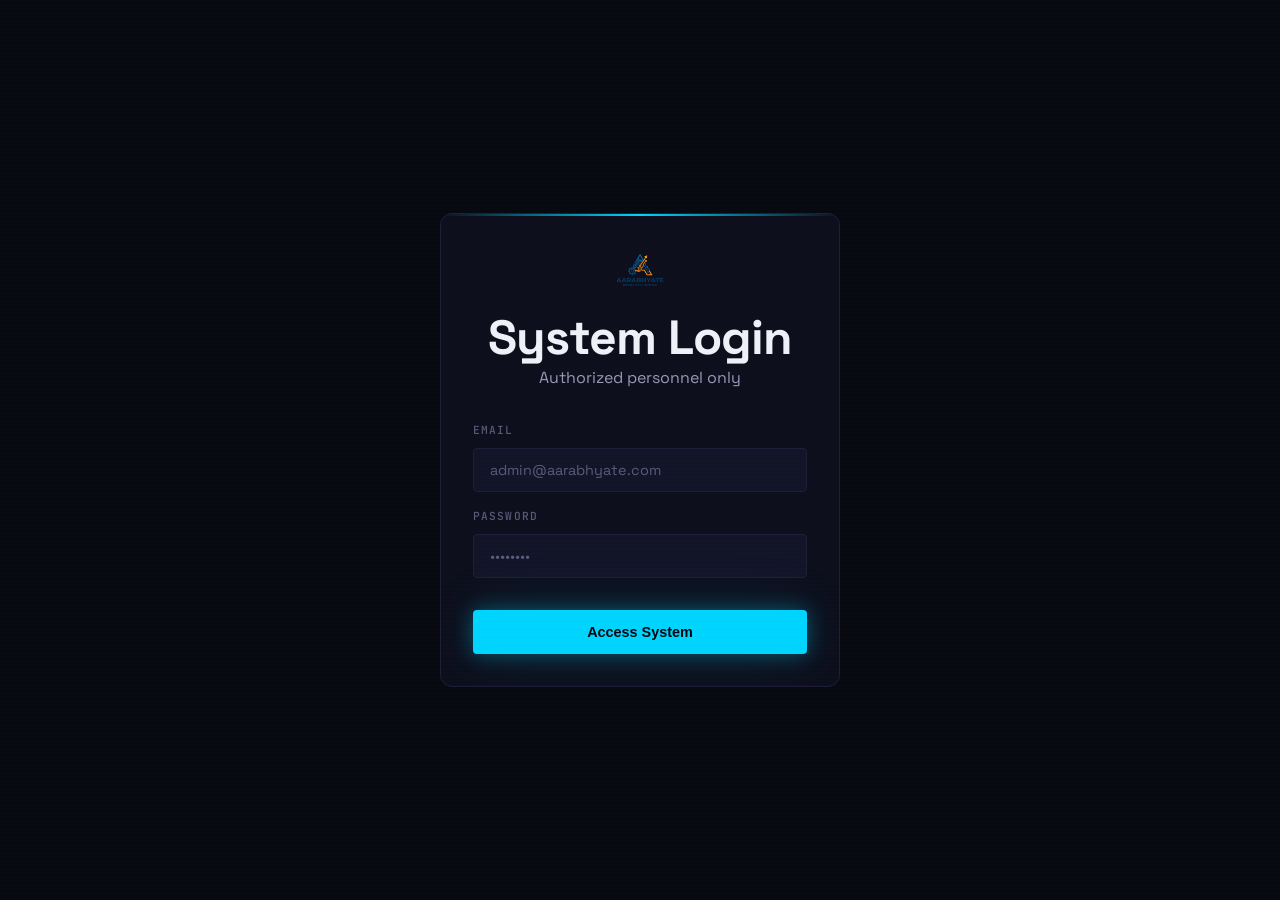
<file: web/dashboard.html>
<!DOCTYPE html>
<html lang="en">
<head>
  <meta charset="UTF-8">
  <meta name="viewport" content="width=device-width, initial-scale=1.0">
  <title>AARABHYATE | Customer Dashboard</title>
  <link rel="stylesheet" href="style.css">
  <script src="scramble.js" defer></script>
  <style>
    /* Dashboard-specific Custom Styles */
    .dashboard-hero {
      padding-top: calc(72px + var(--space-10));
      padding-bottom: var(--space-6);
      border-bottom: 1px solid var(--bg-border);
      position: relative;
      background: linear-gradient(180deg, var(--bg-void) 0%, var(--bg-base) 100%);
    }
    
    .status-badge {
      display: inline-flex;
      align-items: center;
      gap: var(--space-2);
      padding: var(--space-1) var(--space-3);
      border-radius: var(--radius-sm);
      font-family: var(--font-mono);
      font-size: 0.7rem;
      font-weight: 700;
      text-transform: uppercase;
      letter-spacing: 0.05em;
    }
    
    .status-active {
      background: rgba(0, 255, 136, 0.1);
      color: var(--neon-green);
      border: 1px solid rgba(0, 255, 136, 0.25);
    }
    
    .status-pending {
      background: rgba(245, 158, 11, 0.1);
      color: var(--neon-amber);
      border: 1px solid rgba(245, 158, 11, 0.25);
    }
    
    .status-suspended {
      background: rgba(255, 68, 68, 0.1);
      color: var(--neon-red);
      border: 1px solid rgba(255, 68, 68, 0.25);
    }

    .status-indicator-dot {
      width: 6px;
      height: 6px;
      border-radius: 50%;
      background-color: currentColor;
    }
    
    .status-active .status-indicator-dot {
      box-shadow: 0 0 8px var(--neon-green);
      animation: pulse-green-dot 1.5s infinite;
    }

    @keyframes pulse-green-dot {
      0% { opacity: 0.4; }
      50% { opacity: 1; }
      100% { opacity: 0.4; }
    }

    /* Telemetry Info Cards Grid */
    .telemetry-grid {
      display: grid;
      grid-template-columns: repeat(auto-fit, minmax(220px, 1fr));
      gap: var(--space-4);
      margin-top: var(--space-6);
    }
    
    .telemetry-card {
      background: var(--bg-surface);
      border: 1px solid var(--bg-border);
      border-radius: var(--radius-md);
      padding: var(--space-4);
      display: flex;
      flex-direction: column;
      position: relative;
      overflow: hidden;
    }
    .telemetry-card::before {
      content: '';
      position: absolute;
      top: 0; left: 0; width: 3px; height: 100%;
      background: var(--neon-cyan);
    }
    .telemetry-card.alt::before {
      background: var(--neon-violet);
    }
    .telemetry-card.green::before {
      background: var(--neon-green);
    }
    .telemetry-label {
      font-family: var(--font-mono);
      font-size: 0.65rem;
      color: var(--text-muted);
      text-transform: uppercase;
      letter-spacing: 0.08em;
      margin-bottom: var(--space-1);
    }
    .telemetry-value {
      font-size: 1.75rem;
      font-weight: 700;
      color: var(--text-primary);
      line-height: 1.1;
    }
    .telemetry-subtext {
      font-family: var(--font-mono);
      font-size: 0.65rem;
      color: var(--neon-cyan);
      margin-top: var(--space-2);
    }

    /* Orders Section styling */
    .orders-section {
      padding: var(--space-8) 0 var(--space-16);
    }
    
    .section-header {
      display: flex;
      justify-content: space-between;
      align-items: center;
      margin-bottom: var(--space-6);
      border-bottom: 1px solid var(--bg-border);
      padding-bottom: var(--space-3);
    }

    .order-card {
      background: var(--bg-surface);
      border: 1px solid var(--bg-border);
      border-radius: var(--radius-lg);
      margin-bottom: var(--space-4);
      overflow: hidden;
      transition: all var(--ease-normal);
    }
    .order-card:hover {
      border-color: rgba(0, 212, 255, 0.25);
    }
    
    .order-summary {
      padding: var(--space-4) var(--space-6);
      display: grid;
      grid-template-columns: repeat(auto-fit, minmax(150px, 1fr));
      gap: var(--space-4);
      align-items: center;
      background: linear-gradient(90deg, rgba(14,14,28,0.4) 0%, rgba(20,20,40,0.1) 100%);
      cursor: pointer;
    }
    
    .order-meta-item {
      display: flex;
      flex-direction: column;
    }
    
    .order-meta-label {
      font-family: var(--font-mono);
      font-size: 0.65rem;
      text-transform: uppercase;
      color: var(--text-muted);
      margin-bottom: var(--space-1);
    }
    
    .order-meta-val {
      font-size: 0.9rem;
      font-weight: 500;
      color: var(--text-primary);
    }
    .order-meta-val.mono {
      font-family: var(--font-mono);
      color: var(--neon-cyan);
    }

    .btn-dropdown-toggle {
      display: inline-flex;
      align-items: center;
      gap: var(--space-2);
      font-family: var(--font-mono);
      font-size: 0.75rem;
      color: var(--neon-cyan);
      background: transparent;
      border: none;
      cursor: pointer;
      justify-self: end;
      transition: color var(--ease-fast);
    }
    .btn-dropdown-toggle:hover {
      color: var(--neon-green);
    }
    .btn-dropdown-toggle svg {
      transition: transform var(--ease-normal);
    }
    .btn-dropdown-toggle.open svg {
      transform: rotate(180deg);
    }

    /* Fulfillment Timeline */
    .timeline-container {
      padding: var(--space-6) var(--space-8);
      border-top: 1px dashed var(--bg-border);
      border-bottom: 1px dashed var(--bg-border);
      background: rgba(5,5,13,0.2);
    }

    .timeline {
      display: flex;
      justify-content: space-between;
      align-items: center;
      position: relative;
      margin: var(--space-4) 0 var(--space-2);
    }
    .timeline::before {
      content: '';
      position: absolute;
      top: 12px;
      left: 0;
      right: 0;
      height: 2px;
      background: var(--bg-border);
      z-index: 1;
    }
    
    .timeline-progress-bar {
      position: absolute;
      top: 12px;
      left: 0;
      height: 2px;
      background: var(--neon-cyan);
      box-shadow: 0 0 10px var(--neon-cyan);
      z-index: 2;
      transition: width var(--ease-slow);
    }

    .timeline-step {
      position: relative;
      z-index: 3;
      display: flex;
      flex-direction: column;
      align-items: center;
      flex: 1;
    }
    
    .timeline-node {
      width: 26px;
      height: 26px;
      border-radius: 50%;
      background: var(--bg-elevated);
      border: 2px solid var(--bg-border);
      display: flex;
      align-items: center;
      justify-content: center;
      font-family: var(--font-mono);
      font-size: 0.65rem;
      color: var(--text-muted);
      font-weight: 700;
      transition: all var(--ease-normal);
    }
    
    .timeline-label {
      font-family: var(--font-mono);
      font-size: 0.6rem;
      text-transform: uppercase;
      letter-spacing: 0.05em;
      color: var(--text-muted);
      margin-top: var(--space-2);
      text-align: center;
      white-space: nowrap;
      transition: color var(--ease-fast);
    }

    /* States */
    .timeline-step.completed .timeline-node {
      background: var(--bg-surface);
      border-color: var(--neon-cyan);
      color: var(--neon-cyan);
      box-shadow: var(--glow-cyan);
    }
    .timeline-step.completed .timeline-label {
      color: var(--text-primary);
    }

    .timeline-step.active .timeline-node {
      background: var(--neon-cyan);
      border-color: var(--neon-cyan);
      color: var(--bg-void);
      box-shadow: var(--glow-cyan);
      animation: pulse-active-node 2s infinite;
    }
    .timeline-step.active .timeline-label {
      color: var(--neon-cyan);
      font-weight: 700;
    }

    .timeline-step.cancelled .timeline-node {
      background: var(--neon-red);
      border-color: var(--neon-red);
      color: var(--text-primary);
      box-shadow: 0 0 15px rgba(255, 68, 68, 0.4);
    }
    .timeline-step.cancelled .timeline-label {
      color: var(--neon-red);
    }

    @keyframes pulse-active-node {
      0% { box-shadow: 0 0 0 0 rgba(0, 212, 255, 0.5); }
      70% { box-shadow: 0 0 0 8px rgba(0, 212, 255, 0); }
      100% { box-shadow: 0 0 0 0 rgba(0, 212, 255, 0); }
    }

    /* Expandable Items Details Container */
    .order-details-drawer {
      max-height: 0;
      overflow: hidden;
      transition: max-height var(--ease-normal) ease-in-out;
    }
    .order-details-drawer.open {
      max-height: 800px;
    }

    .order-details-content {
      padding: var(--space-6);
      border-top: 1px solid var(--bg-border);
    }

    /* Dense Data Table for Order Items */
    .items-table {
      width: 100%;
      border-collapse: collapse;
      font-size: 0.85rem;
      text-align: left;
      margin-top: var(--space-2);
    }
    .items-table th, .items-table td {
      padding: var(--space-3) var(--space-4);
      border-bottom: 1px solid var(--bg-border);
    }
    .items-table th {
      font-family: var(--font-mono);
      font-size: 0.7rem;
      text-transform: uppercase;
      color: var(--text-muted);
      letter-spacing: 0.08em;
    }
    .items-table tbody tr:last-child td {
      border-bottom: none;
    }
    .items-table td.mono {
      font-family: var(--font-mono);
      color: var(--neon-cyan);
    }
    .items-table td.price {
      font-family: var(--font-mono);
      text-align: right;
    }
    .items-table th.price {
      text-align: right;
    }

    /* Alerts and fallbacks */
    .diag-mode-panel {
      background: rgba(139, 92, 246, 0.07);
      border: 1px solid rgba(139, 92, 246, 0.25);
      border-radius: var(--radius-md);
      padding: var(--space-4) var(--space-6);
      margin-top: var(--space-6);
      display: flex;
      align-items: center;
      justify-content: space-between;
      gap: var(--space-4);
    }
    .diag-title {
      font-family: var(--font-mono);
      font-size: 0.75rem;
      color: var(--neon-violet);
      font-weight: 700;
      letter-spacing: 0.05em;
    }
    .diag-text {
      font-size: 0.8rem;
      color: var(--text-secondary);
      margin-top: 2px;
    }
    
    .empty-state {
      padding: var(--space-12) var(--space-6);
      text-align: center;
      border: 1px dashed var(--bg-border);
      border-radius: var(--radius-lg);
      background: rgba(14,14,28,0.2);
    }
  </style>
</head>
<body>

  <!-- Navbar -->
  <nav class="navbar">
    <a href="index.html" class="navbar-brand">
      <img src="logo.png" alt="Aarabhyate Logo" class="brand-logo" style="margin-right: var(--space-2); height: 40px; width: auto; flex-shrink: 0;">
      <div class="brand-text">
        <span class="brand-name scramble-target">AARABHYATE</span>
        <span class="brand-sub">Research Group</span>
      </div>
    </a>
    <ul class="navbar-nav">
      <li><a href="index.html">Home</a></li>
      <li><a href="shop.html">E-Shop</a></li>
      <li><a href="portal.html">Custom Builds</a></li>
      <li><a href="dashboard.html" class="active">Dashboard</a></li>
      <li id="authNavButton">
        <a href="login.html" class="btn btn-outline" style="padding: 6px 16px; margin-left: var(--space-4);">
          Login
        </a>
      </li>
    </ul>
  </nav>

  <!-- Welcome / Header Section -->
  <header class="dashboard-hero">
    <div class="grid-bg"></div>
    <div class="container" style="position: relative; z-index: 2;">
      
      <div style="display: flex; justify-content: space-between; align-items: flex-start; flex-wrap: wrap; gap: var(--space-4);">
        <div>
          <span class="label" style="color: var(--neon-cyan)">CUSTOMER TELEMETRY PANEL // SYS_OK</span>
          <h1 id="welcomeUser" style="font-size: 2.5rem; margin-top: var(--space-2);">Welcome, Operator</h1>
          <p id="userEmail" style="font-family: var(--font-mono); font-size: 0.85rem; color: var(--text-muted); margin-top: 4px;">SECURE SESSION // ID: ---</p>
        </div>
        
        <div style="display: flex; flex-direction: column; align-items: flex-end; gap: var(--space-2);">
          <div id="accountStatusBadge" class="status-badge status-pending">
            <span class="status-indicator-dot"></span>
            <span>STATUS // PENDING_VERIFICATION</span>
          </div>
          <button id="logoutBtn" class="btn btn-outline" style="padding: 4px 12px; font-family: var(--font-mono); font-size: 0.7rem; border-color: rgba(255, 68, 68, 0.3); color: var(--neon-red);" onclick="handleLogout()">
            TERMINATE SESSION
          </button>
        </div>
      </div>

      <!-- Telemetry Widgets -->
      <div class="telemetry-grid">
        <div class="telemetry-card">
          <span class="telemetry-label">Active Deployments</span>
          <span class="telemetry-value" id="statActiveOrders">0</span>
          <span class="telemetry-subtext">TRACKED ACTIVE ORDERS</span>
        </div>
        <div class="telemetry-card alt">
          <span class="telemetry-label">Fulfilled Builds</span>
          <span class="telemetry-value" id="statCompletedOrders">0</span>
          <span class="telemetry-subtext">TOTAL DELIVERED ORDERS</span>
        </div>
        <div class="telemetry-card green">
          <span class="telemetry-label">Capital Committed</span>
          <span class="telemetry-value" id="statTotalSpent">$0.00</span>
          <span class="telemetry-subtext">HARDWARE CAPITAL INDEX</span>
        </div>
      </div>

      <!-- Simulated Diagnostics Banner -->
      <div id="diagBanner" class="diag-mode-panel" style="display: none;">
        <div>
          <div class="diag-title">DIAGNOSTICS: LOCAL SANDBOX SIMULATOR</div>
          <div class="diag-text">No active bearer JWT found in browser session. Displaying mock hardware contract logs.</div>
        </div>
        <a href="login.html" class="btn" style="background: var(--neon-violet); color: var(--text-primary); font-family: var(--font-mono); font-size: 0.75rem; padding: var(--space-2) var(--space-4); border-radius: var(--radius-sm);">
          INITIALIZE AUTHENTICATION
        </a>
      </div>

    </div>
  </header>

  <!-- Orders Section -->
  <main class="container orders-section">
    <div class="section-header">
      <div>
        <h2 style="font-size: 1.5rem;">Deployment Log</h2>
        <p style="font-size: 0.85rem; color: var(--text-muted);">Active contracts, builds, and components transit trackers</p>
      </div>
      <div style="font-family: var(--font-mono); font-size: 0.75rem; color: var(--text-muted);">
        UPDATED // <span id="telemetryTime">---</span>
      </div>
    </div>

    <!-- Active Orders Data List -->
    <div id="ordersContainer">
      <div class="empty-state">
        <span style="font-size: 2rem; display: block; margin-bottom: var(--space-3);">📡</span>
        <h3 style="margin-bottom: var(--space-1);">Scanning Hardware Transits...</h3>
        <p style="font-size: 0.85rem; color: var(--text-muted); max-width: 400px; margin: 0 auto;">Establishing link to main frame repository tables</p>
      </div>
    </div>
  </main>

  <script>
    // Live Clock display
    function updateClock() {
      const clock = document.getElementById('telemetryTime');
      const now = new Date();
      clock.textContent = now.toISOString().replace('T', ' ').substring(0, 19) + ' UTC';
    }
    setInterval(updateClock, 1000);
    updateClock();

    // MOCK DATA FALLBACK
    const mockUser = {
      name: "Dr. Alan Turing",
      email: "alan@aarabhyate.com",
      status: "active",
      id: "usr_b95c0245-c804"
    };

    const mockOrders = [
      {
        id: "ord_f02c6114-1188",
        created_at: "2026-06-08T09:40:00Z",
        total_amount: 14850.00,
        shipping_address: "Bletchley Park, Block H, Milton Keynes, UK",
        status: "processing", // timeline states: Ordered (pending) -> Processing -> Shipped -> Delivered
        items: [
          { sku: "SEN-IMU-6DOF", name: "High-Precision 6-DoF Industrial IMU Module", price: 1250.00, quantity: 2 },
          { sku: "CON-ARM-CORE", name: "STM32H7 Quad-Core Robotic Controller Board", price: 3450.00, quantity: 2 },
          { sku: "ACT-BRUSH-80W", name: "80W Brushless Servo Actuator w/ Absolute Encoder", price: 2725.00, quantity: 2 }
        ]
      },
      {
        id: "ord_a0b2308c-9011",
        created_at: "2026-06-05T14:15:30Z",
        total_amount: 8700.00,
        shipping_address: "Laboratory 04, Sector 7, Outer Ring Road, Bangalore, India",
        status: "shipped",
        items: [
          { sku: "SEN-LID-120M", name: "120m Solid-State LiDAR Scanner Unit", price: 5800.00, quantity: 1 },
          { sku: "SEN-DEPTH-HD", name: "Active IR Stereo Depth Camera Module (HD)", price: 1450.00, quantity: 2 }
        ]
      },
      {
        id: "ord_d81577a4-04ef",
        created_at: "2026-06-01T11:05:12Z",
        total_amount: 3200.00,
        shipping_address: "Laboratory 04, Sector 7, Outer Ring Road, Bangalore, India",
        status: "delivered",
        items: [
          { sku: "CON-HUB-CAN", name: "8-Port CAN-FD Hub Transceiver Node", price: 800.00, quantity: 4 }
        ]
      }
    ];

    // Check token and render
    document.addEventListener("DOMContentLoaded", () => {
      const token = localStorage.getItem("arg_token");
      if (!token) {
        window.location.replace("login.html");
      } else {
        // Fetch real data from backend
        fetchDashboardData(token);
      }
    });

    // Fetch dashboard telemetry data from Backend
    async function fetchDashboardData(token) {
      try {
        // 1. Fetch User details
        const meResponse = await fetch('/api/v1/me', {
          headers: { 'Authorization': `Bearer ${token}` }
        });
        
        if (meResponse.status === 401) {
          handleAuthExpiry();
          return;
        }

        const userData = await meResponse.json();
        renderUser(userData.user || userData);

        // Update nav status
        const authNav = document.getElementById("authNavButton");
        authNav.innerHTML = `<span class="btn btn-outline" style="padding: 6px 16px; margin-left: var(--space-4); border-color:var(--bg-border); font-family:var(--font-mono); font-size:0.75rem; color:var(--text-secondary);">OPERATOR // ${userData.name.split(' ')[0].toUpperCase()}</span>`;

        // 2. Fetch User orders list
        // Note: The backend uses /api/v1/orders as resolved during diagnostics
        const ordersResponse = await fetch('/api/v1/orders', {
          headers: { 'Authorization': `Bearer ${token}` }
        });

        if (!ordersResponse.ok) {
          throw new Error("Telemetry link lost. Resolving database tables failed.");
        }

        const ordersData = await ordersResponse.json();
        // The API returns orders list in the root or wrapped in a struct
        const orders = ordersData.orders || ordersData;
        renderOrders(orders);

      } catch (err) {
        console.error("Backend offline. Bypassing payload to local emulator. Details:", err);
        // Fallback to local sandbox visual preview
        document.getElementById("diagBanner").style.display = "flex";
        renderUser(mockUser);
        renderOrders(mockOrders);
      }
    }

    // Render User metrics
    function renderUser(user) {
      document.getElementById("welcomeUser").textContent = `Welcome, ${user.name}`;
      document.getElementById("userEmail").textContent = `SECURE ACCESS CONTROL // OPERATOR EMAIL: ${user.email}`;

      const badge = document.getElementById("accountStatusBadge");
      badge.className = `status-badge status-${user.status}`;
      badge.innerHTML = `<span class="status-indicator-dot"></span><span>STATUS // ${user.status.toUpperCase()}</span>`;
    }

    // Render Order list cards
    function renderOrders(orders) {
      const container = document.getElementById("ordersContainer");
      if (!orders || orders.length === 0) {
        container.innerHTML = `
          <div class="empty-state">
            <span style="font-size: 2rem; display: block; margin-bottom: var(--space-3);">📦</span>
            <h3 style="margin-bottom: var(--space-1);">No Active Contracts</h3>
            <p style="font-size: 0.85rem; color: var(--text-muted); max-width: 400px; margin: 0 auto;">Initiate a hardware payload requisition inside the store to deploy a build.</p>
          </div>
        `;
        updateStats(0, 0, 0);
        return;
      }

      let activeCount = 0;
      let completedCount = 0;
      let totalValue = 0;

      container.innerHTML = orders.map((o, idx) => {
        const orderValue = o.total_amount || 0;
        totalValue += orderValue;

        if (o.status === "delivered" || o.status === "cancelled") {
          completedCount++;
        } else {
          activeCount++;
        }

        const dateStr = new Date(o.created_at).toLocaleDateString(undefined, {
          year: 'numeric', month: 'short', day: 'numeric'
        });

        const formattedPrice = new Intl.NumberFormat('en-US', { style: 'currency', currency: 'USD' }).format(orderValue);

        // Timeline values: Ordered -> Processing -> Dispatched -> Shipped -> Delivered (or Canceled)
        // Backend maps: pending (Ordered), processing, shipped, delivered, cancelled
        const steps = ["ordered", "processing", "dispatched", "shipped", "delivered"];
        
        // Map backend state to timeline
        let currentStepIndex = 0;
        let isCancelled = false;

        const mappedStatus = o.status.toLowerCase();
        if (mappedStatus === "pending") {
          currentStepIndex = 0; // Ordered
        } else if (mappedStatus === "processing") {
          currentStepIndex = 1;
        } else if (mappedStatus === "shipped") {
          currentStepIndex = 3; // Shipped (covers Dispatched as completed)
        } else if (mappedStatus === "delivered") {
          currentStepIndex = 4;
        } else if (mappedStatus === "cancelled") {
          isCancelled = true;
        }

        // Render timeline progress width
        let progressWidth = 0;
        if (!isCancelled && currentStepIndex > 0) {
          progressWidth = (currentStepIndex / (steps.length - 1)) * 100;
        }

        return `
          <div class="order-card" id="card-${o.id}">
            <!-- Header Summary row -->
            <div class="order-summary" onclick="toggleDrawer('${o.id}')">
              <div class="order-meta-item">
                <span class="order-meta-label">Contract Hash</span>
                <span class="order-meta-val mono">${o.id.substring(0, 13)}...</span>
              </div>
              <div class="order-meta-item">
                <span class="order-meta-label">Deployment Date</span>
                <span class="order-meta-val">${dateStr}</span>
              </div>
              <div class="order-meta-item">
                <span class="order-meta-label">Capital Committed</span>
                <span class="order-meta-val mono" style="color: var(--neon-green)">${formattedPrice}</span>
              </div>
              <div class="order-meta-item">
                <span class="order-meta-label">Transit Node</span>
                <span class="order-meta-val" style="font-size:0.75rem; color:var(--text-secondary);" title="${escapeHTML(o.shipping_address)}">
                  ${escapeHTML(o.shipping_address).substring(0, 20)}${o.shipping_address.length > 20 ? '...' : ''}
                </span>
              </div>
              <button class="btn-dropdown-toggle" id="toggle-btn-${o.id}">
                <span>DETAILS</span>
                <svg width="12" height="12" viewBox="0 0 24 24" fill="none" stroke="currentColor" stroke-width="3" stroke-linecap="round" stroke-linejoin="round">
                  <polyline points="6 9 12 15 18 9"></polyline>
                </svg>
              </button>
            </div>

            <!-- Visual Fulfillment Timeline Tracker -->
            <div class="timeline-container">
              <div class="timeline">
                <div class="timeline-progress-bar" style="width: ${progressWidth}%"></div>
                
                ${steps.map((step, sIdx) => {
                  let stepClass = "";
                  let stepLabel = step;
                  
                  if (isCancelled) {
                    if (sIdx === 4) {
                      stepClass = "cancelled";
                      stepLabel = "cancelled";
                    } else if (sIdx < 2) {
                      stepClass = "completed";
                    }
                  } else {
                    if (sIdx < currentStepIndex) {
                      stepClass = "completed";
                    } else if (sIdx === currentStepIndex) {
                      stepClass = "active";
                    }
                  }

                  return `
                    <div class="timeline-step ${stepClass}">
                      <div class="timeline-node">
                        ${sIdx < currentStepIndex || (sIdx === 4 && mappedStatus === "delivered") ? '✓' : (sIdx + 1)}
                      </div>
                      <span class="timeline-label">${stepLabel}</span>
                    </div>
                  `;
                }).join('')}
              </div>
            </div>

            <!-- Drawer for Items list -->
            <div class="order-details-drawer" id="drawer-${o.id}">
              <div class="order-details-content">
                <h4 class="label" style="font-size: 0.65rem; color:var(--text-muted); margin-bottom:var(--space-2);">Contract Contents (SKUs)</h4>
                <div style="overflow-x: auto;">
                  <table class="items-table">
                    <thead>
                      <tr>
                        <th>Part ID (SKU)</th>
                        <th>Component Description</th>
                        <th style="text-align: right;">Unit Price</th>
                        <th style="text-align: center;">Qty</th>
                        <th class="price">Extended Price</th>
                      </tr>
                    </thead>
                    <tbody>
                      ${(o.items || []).map(i => {
                        const itemSubtotal = (i.price * i.quantity);
                        const name = i.name || (i.product ? i.product.name : 'N/A');
                        const sku = i.sku || (i.product ? i.product.sku : 'N/A');
                        return `
                          <tr>
                            <td class="mono">${escapeHTML(sku || 'N/A')}</td>
                            <td>${escapeHTML(name)}</td>
                            <td class="price mono">$${i.price.toFixed(2)}</td>
                            <td style="text-align: center; font-family: var(--font-mono);">${i.quantity}</td>
                            <td class="price mono" style="color:var(--neon-green)">$${itemSubtotal.toFixed(2)}</td>
                          </tr>
                        `;
                      }).join('')}
                    </tbody>
                  </table>
                </div>
              </div>
            </div>

          </div>
        `;
      }).join('');

      updateStats(activeCount, completedCount, totalValue);
    }

    // Update statistics cards
    function updateStats(active, completed, total) {
      document.getElementById("statActiveOrders").textContent = active;
      document.getElementById("statCompletedOrders").textContent = completed;
      document.getElementById("statTotalSpent").textContent = new Intl.NumberFormat('en-US', {
        style: 'currency', currency: 'USD'
      }).format(total);
    }

    // Toggle drawer collapse/expand
    function toggleDrawer(orderId) {
      const drawer = document.getElementById(`drawer-${orderId}`);
      const btn = document.getElementById(`toggle-btn-${orderId}`);
      
      if (drawer.classList.contains("open")) {
        drawer.classList.remove("open");
        btn.classList.remove("open");
      } else {
        drawer.classList.add("open");
        btn.classList.add("open");
      }
    }

    // Logout operation
    function handleLogout() {
      localStorage.removeItem("arg_token");
      window.location.replace("index.html");
    }

    function handleAuthExpiry() {
      localStorage.removeItem("arg_token");
      window.location.replace("login.html");
    }

    function escapeHTML(str) {
      if (!str) return '';
      return str.replace(/[&<>'"]/g, 
        tag => ({
          '&': '&amp;', '<': '&lt;', '>': '&gt;', "'": '&#39;', '"': '&quot;'
        }[tag] || tag)
      );
    }
  </script>
</body>
</html>
</file>
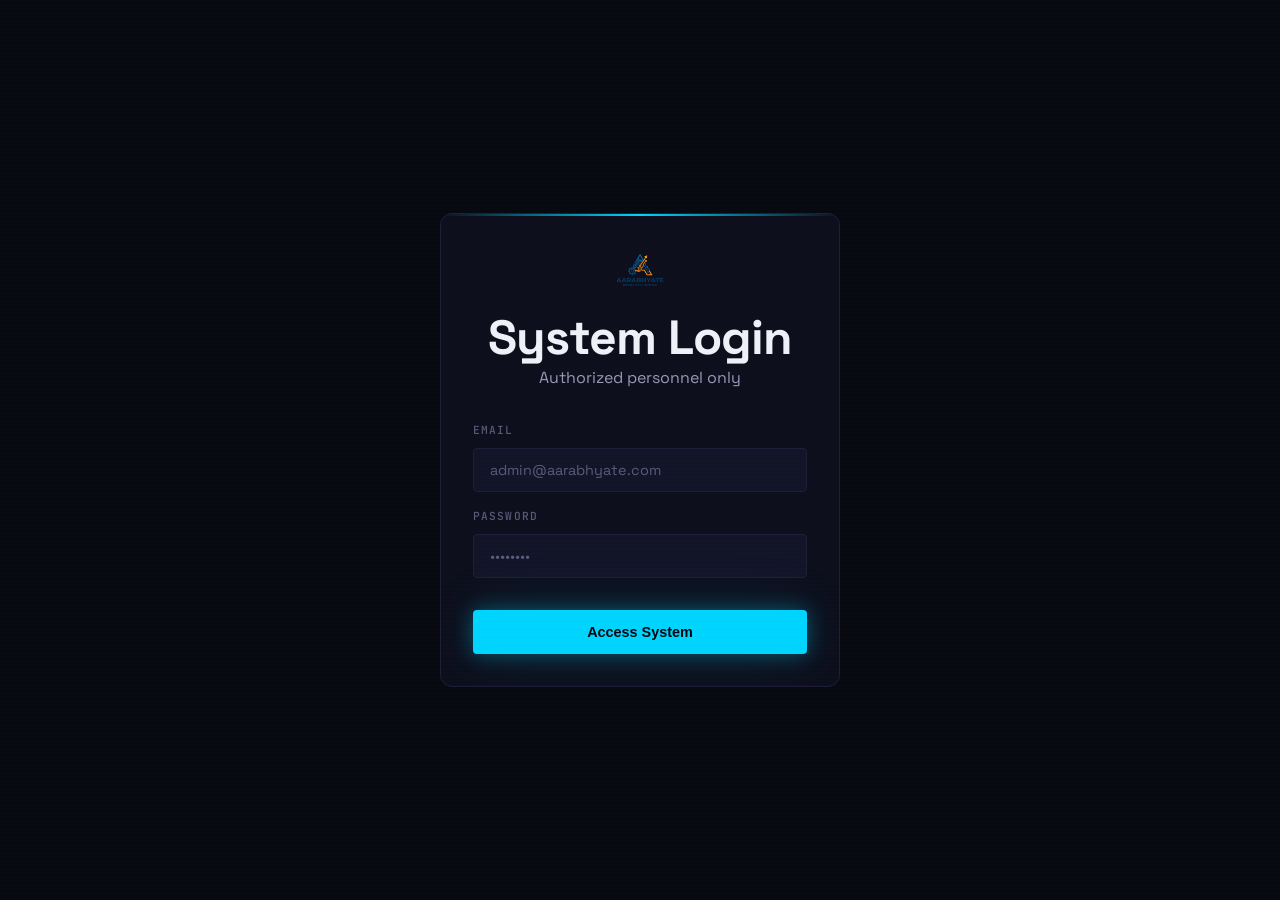
<file: web/login.html>
<!DOCTYPE html>
<html lang="en">
<head>
  <meta charset="UTF-8">
  <meta name="viewport" content="width=device-width, initial-scale=1.0">
  <title>AARABHYATE | Admin Login</title>
  <link rel="stylesheet" href="style.css">
  <style>
    .login-container {
      min-height: 100vh;
      display: flex;
      align-items: center;
      justify-content: center;
      padding: var(--space-6);
      background: var(--bg-base);
    }
    .login-card {
      width: 100%;
      max-width: 400px;
      background: var(--bg-surface);
      border: 1px solid var(--bg-border);
      border-radius: var(--radius-lg);
      padding: var(--space-8);
      position: relative;
      overflow: hidden;
    }
    .login-card::before {
      content: '';
      position: absolute; top: 0; left: 0; right: 0; height: 2px;
      background: linear-gradient(90deg, transparent, var(--neon-cyan), transparent);
    }
    .login-header { text-align: center; margin-bottom: var(--space-8); }
    .login-header .logo-mark {
      width: 48px; height: 48px; margin: 0 auto var(--space-4);
      border: 2px solid var(--neon-cyan); border-radius: var(--radius-sm);
      display: flex; align-items: center; justify-content: center;
      font-family: var(--font-mono); font-weight: 700; color: var(--neon-cyan);
      box-shadow: var(--glow-cyan);
    }
  </style>
</head>
<body>

  <div class="login-container">
    <div class="login-card">
      <div class="login-header">
        <img src="logo.png" alt="Aarabhyate Logo" style="height: 48px; width: auto; margin: 0 auto var(--space-4); display: block;">
        <h2 class="glitch-hover" style="width: fit-content; margin-inline: auto;">System Login</h2>
        <p>Authorized personnel only</p>
      </div>

      <form id="loginForm" class="form-group" style="gap: var(--space-4);">
        <div class="form-group">
          <label class="form-label">Email</label>
          <input type="email" id="email" class="form-input" required placeholder="admin@aarabhyate.com">
        </div>
        <div class="form-group">
          <label class="form-label">Password</label>
          <input type="password" id="password" class="form-input" required placeholder="••••••••">
        </div>
        
        <div class="form-error" id="errorMessage" style="margin-top:0"></div>
        
        <button type="submit" class="btn-submit" style="width: 100%; justify-content: center; margin-top: var(--space-4); background: var(--neon-cyan); box-shadow: var(--glow-cyan);">
          Access System
        </button>
      </form>
    </div>
  </div>

  <script>
    // Auto-redirect if already logged in
    document.addEventListener("DOMContentLoaded", () => {
      const token = localStorage.getItem("arg_token");
      if (token) {
        const urlParams = new URLSearchParams(window.location.search);
        const redirectParam = urlParams.get('redirect');
        if (redirectParam === 'checkout') {
          window.location.replace('/checkout.html');
        } else {
          // Decode JWT client-side safely without third-party library to check role
          try {
            const base64Url = token.split('.')[1];
            const base64 = base64Url.replace(/-/g, '+').replace(/_/g, '/');
            const jsonPayload = decodeURIComponent(window.atob(base64).split('').map(c => {
              return '%' + ('00' + c.charCodeAt(0).toString(16)).slice(-2);
            }).join(''));
            const claims = JSON.parse(jsonPayload);
            if (claims.role === 'admin') {
              window.location.replace('/admin.html');
              return;
            }
          } catch (e) {
            console.error("Failed to decode token", e);
          }
          window.location.replace('/dashboard.html');
        }
      }
    });

    document.getElementById('loginForm').addEventListener('submit', async (e) => {
      e.preventDefault();
      const email = document.getElementById('email').value;
      const password = document.getElementById('password').value;
      const errorEl = document.getElementById('errorMessage');
      errorEl.style.display = 'none';

      try {
        const res = await fetch('/api/v1/auth/login', {
          method: 'POST',
          headers: { 'Content-Type': 'application/json' },
          body: JSON.stringify({ email, password })
        });
        
        const data = await res.json();
        if (!res.ok) throw new Error(data.error || 'Authentication failed');

        // Save token and redirect based on role or query param
        localStorage.setItem('arg_token', data.token);
        
        const urlParams = new URLSearchParams(window.location.search);
        const redirectParam = urlParams.get('redirect');
        
        if (redirectParam === 'checkout') {
          window.location.replace('/checkout.html');
        } else if (data.user && data.user.role === 'admin') {
          window.location.replace('/admin.html');
        } else {
          window.location.replace('/dashboard.html');
        }
      } catch (err) {
        errorEl.textContent = err.message;
        errorEl.style.display = 'block';
      }
    });
  </script>
</body>
</html>
</file>
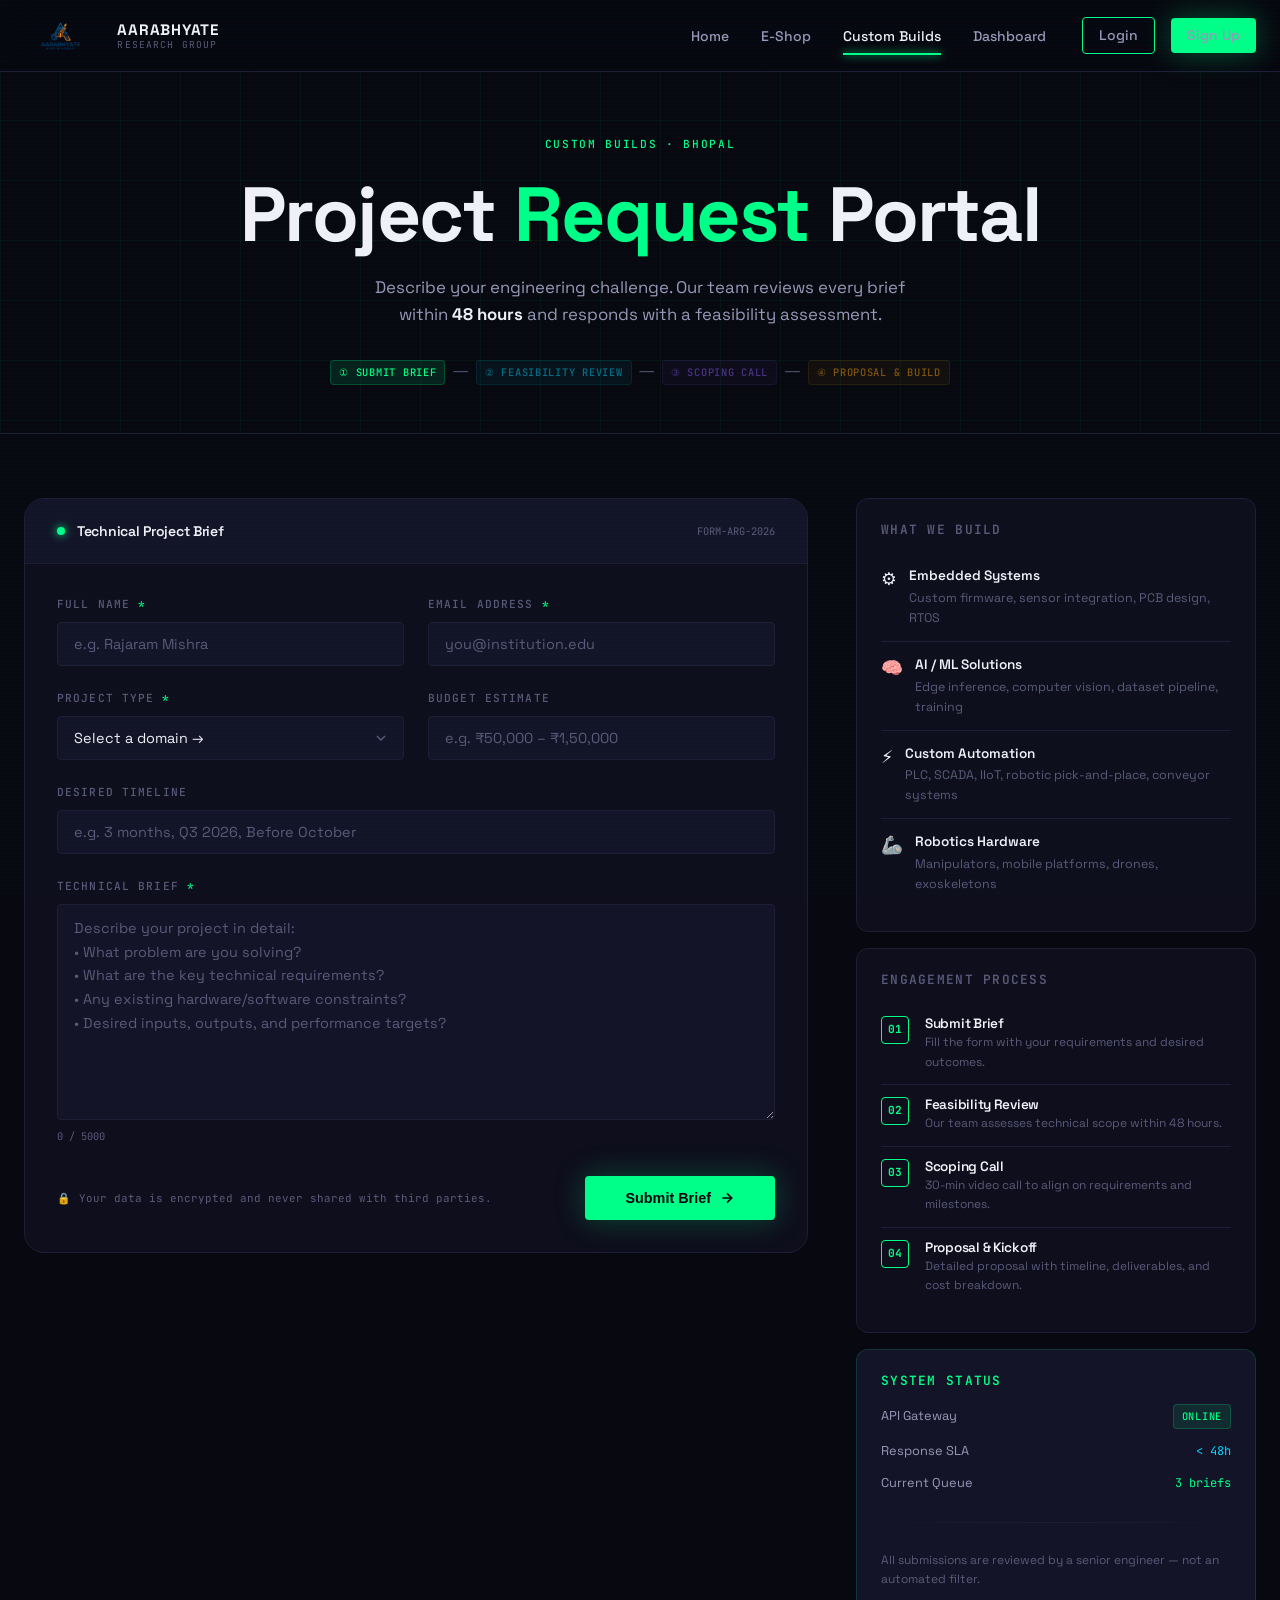
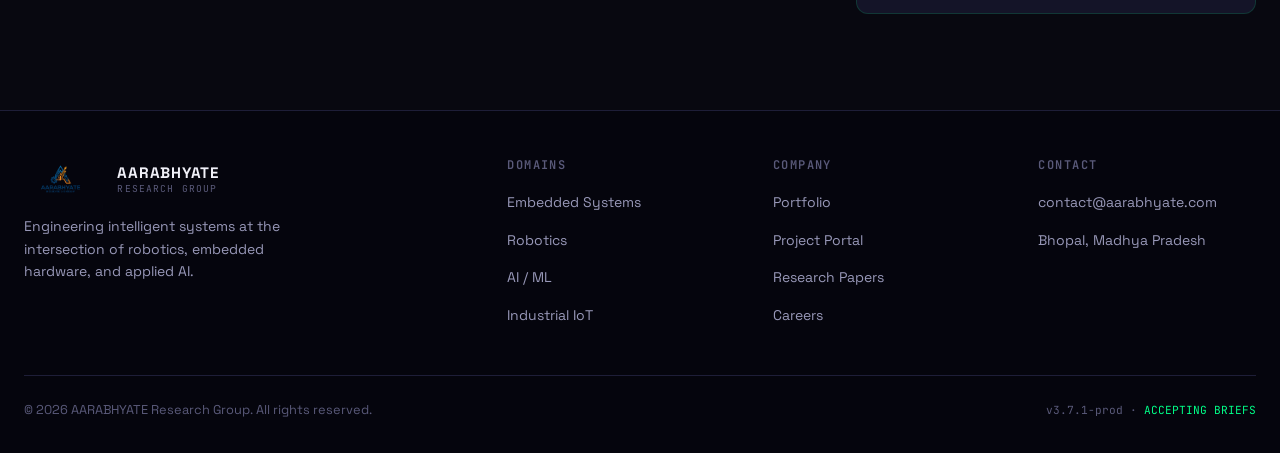
<file: web/portal.html>
<!DOCTYPE html>
<html lang="en">
<head>
  <meta charset="UTF-8">
  <meta name="viewport" content="width=device-width, initial-scale=1.0">
  <title>Custom Project Portal | AARABHYATE Research Group</title>
  <meta name="description" content="Submit a custom robotics or embedded systems project brief to AARABHYATE Research Group. We scope, design, and build precision solutions.">
  <link rel="preconnect" href="https://fonts.googleapis.com">
  <link rel="preconnect" href="https://fonts.gstatic.com" crossorigin>
  <link rel="stylesheet" href="style.css">
  <script src="scramble.js" defer></script>
</head>
<body>

<!-- ======================================================================
     NAVIGATION (identical to home)
     ====================================================================== -->
<nav class="navbar" role="navigation" aria-label="Main navigation">
  <a href="index.html" class="navbar-brand" aria-label="AARABHYATE Home">
    <img src="logo.png" alt="Aarabhyate Logo" class="brand-logo" aria-hidden="true" style="margin-right: var(--space-2); height: 40px; width: auto; flex-shrink: 0;">
    <div class="brand-text">
      <span class="brand-name scramble-target">AARABHYATE</span>
      <span class="brand-sub">Research Group</span>
    </div>
  </a>
  <ul class="navbar-nav" id="main-nav" role="list">
    <li><a href="index.html">Home</a></li>
    <li><a href="shop.html">E-Shop</a></li>
    <li><a href="portal.html" class="active">Custom Builds</a></li>
    <li><a href="dashboard.html">Dashboard</a></li>
    <li>
      <a href="login.html" class="btn btn-outline" style="padding: 6px 16px; margin-left: var(--space-4);">
        Login
      </a>
    </li>
    <li>
      <a href="signup.html" class="btn btn-primary" style="padding: 6px 16px; margin-left: var(--space-2);">
        Sign Up
      </a>
    </li>
  </ul>
  <button class="hamburger" id="hamburger" aria-label="Toggle menu" aria-expanded="false">
    <span></span><span></span><span></span>
  </button>
</nav>

<!-- ======================================================================
     PORTAL HERO
     ====================================================================== -->
<section class="portal-hero" aria-label="Portal header">
  <div class="grid-bg" aria-hidden="true"></div>
  <div class="container">
    <div class="label fade-up" style="margin-bottom:var(--space-4)">Custom Builds · Bhopal</div>
    <h1 class="fade-up fade-up-delay-1 glitch-hover" style="width: fit-content; margin-inline: auto;">
      Project <span class="neon-text-green">Request</span> Portal
    </h1>
    <p class="fade-up fade-up-delay-2" style="max-width:580px;margin:var(--space-4) auto 0;font-size:1.05rem">
      Describe your engineering challenge. Our team reviews every brief within
      <strong style="color:var(--text-primary)">48 hours</strong> and responds
      with a feasibility assessment.
    </p>

    <!-- Process breadcrumb -->
    <div class="fade-up fade-up-delay-3" style="display:flex;align-items:center;justify-content:center;gap:var(--space-2);margin-top:var(--space-8);flex-wrap:wrap">
      <span class="tag tag-green">① Submit Brief</span>
      <span style="color:var(--text-muted);font-size:0.75rem">──</span>
      <span class="tag tag-cyan" style="opacity:0.5">② Feasibility Review</span>
      <span style="color:var(--text-muted);font-size:0.75rem">──</span>
      <span class="tag tag-violet" style="opacity:0.5">③ Scoping Call</span>
      <span style="color:var(--text-muted);font-size:0.75rem">──</span>
      <span class="tag tag-amber" style="opacity:0.5">④ Proposal &amp; Build</span>
    </div>
  </div>
</section>

<!-- ======================================================================
     INQUIRY FORM + SIDEBAR
     ====================================================================== -->
<section class="inquiry-form-section" aria-label="Project inquiry form">
  <div class="container">
    <div class="inquiry-layout">

      <!-- ================================================================
           MAIN FORM
           ================================================================ -->
      <div>
        <div class="form-card" id="inquiry-form-card">

          <div class="form-card-header">
            <span class="status-dot" aria-hidden="true"></span>
            <h3>Technical Project Brief</h3>
            <span class="form-id" aria-label="Form version">FORM-ARG-2026</span>
          </div>

          <!-- The form — submits to the Go API -->
          <form class="form-body" id="inquiry-form"
                novalidate
                aria-label="Project inquiry form">

            <div class="form-grid">

              <!-- Full Name -->
              <div class="form-group fade-up" id="group-full-name">
                <label class="form-label" for="full-name">
                  Full Name <span class="required" aria-label="required">*</span>
                </label>
                <input
                  type="text"
                  id="full-name"
                  name="full_name"
                  class="form-input"
                  placeholder="e.g. Rajaram Mishra"
                  autocomplete="name"
                  maxlength="255"
                  required
                  aria-describedby="full-name-error"
                >
                <span class="form-error" id="full-name-error" role="alert">
                  Please enter your full name (min 2 characters).
                </span>
              </div>

              <!-- Email -->
              <div class="form-group fade-up fade-up-delay-1" id="group-email">
                <label class="form-label" for="email">
                  Email Address <span class="required" aria-label="required">*</span>
                </label>
                <input
                  type="email"
                  id="email"
                  name="email"
                  class="form-input"
                  placeholder="you@institution.edu"
                  autocomplete="email"
                  required
                  aria-describedby="email-error"
                >
                <span class="form-error" id="email-error" role="alert">
                  Please enter a valid email address.
                </span>
              </div>

              <!-- Project Type -->
              <div class="form-group fade-up fade-up-delay-1" id="group-project-type">
                <label class="form-label" for="project-type">
                  Project Type <span class="required" aria-label="required">*</span>
                </label>
                <select
                  id="project-type"
                  name="project_type"
                  class="form-select"
                  required
                  aria-describedby="project-type-error"
                >
                  <option value="" disabled selected>Select a domain →</option>
                  <option value="embedded_systems">⚙️  Embedded Systems</option>
                  <option value="ai_ml">🧠  AI / ML</option>
                  <option value="custom_automation">⚡  Custom Automation</option>
                  <option value="robotics_hardware">🦾  Robotics Hardware</option>
                  <option value="other">🔬  Other / Research</option>
                </select>
                <span class="form-error" id="project-type-error" role="alert">
                  Please select a project type.
                </span>
              </div>

              <!-- Budget Estimate -->
              <div class="form-group fade-up fade-up-delay-2" id="group-budget">
                <label class="form-label" for="budget-estimate">
                  Budget Estimate
                </label>
                <input
                  type="text"
                  id="budget-estimate"
                  name="budget_estimate"
                  class="form-input"
                  placeholder="e.g. ₹50,000 – ₹1,50,000"
                  maxlength="100"
                  aria-describedby="budget-hint"
                >
                <span class="form-error" style="display:none" id="budget-hint"></span>
              </div>

              <!-- Timeline -->
              <div class="form-group fade-up fade-up-delay-2 form-full" id="group-timeline">
                <label class="form-label" for="timeline">
                  Desired Timeline
                </label>
                <input
                  type="text"
                  id="timeline"
                  name="timeline"
                  class="form-input"
                  placeholder="e.g. 3 months, Q3 2026, Before October"
                  maxlength="100"
                >
              </div>

              <!-- Technical Brief -->
              <div class="form-group fade-up fade-up-delay-3 form-full" id="group-technical-brief">
                <label class="form-label" for="technical-brief">
                  Technical Brief <span class="required" aria-label="required">*</span>
                </label>
                <textarea
                  id="technical-brief"
                  name="technical_brief"
                  class="form-textarea"
                  placeholder="Describe your project in detail:&#10;• What problem are you solving?&#10;• What are the key technical requirements?&#10;• Any existing hardware/software constraints?&#10;• Desired inputs, outputs, and performance targets?"
                  required
                  minlength="50"
                  maxlength="5000"
                  rows="8"
                  aria-describedby="brief-count brief-error"
                ></textarea>
                <div style="display:flex;justify-content:space-between;align-items:center">
                  <span class="form-error" id="brief-error" role="alert">
                    Please describe your project (minimum 50 characters).
                  </span>
                  <span class="char-count" id="brief-count" aria-live="polite">0 / 5000</span>
                </div>
              </div>

            </div><!-- /form-grid -->

            <div class="form-footer">
              <span class="form-note">
                Your data is encrypted and never shared with third parties.
              </span>
              <button type="submit" class="btn-submit" id="submit-btn">
                <span id="submit-btn-text">Submit Brief</span>
                <svg id="submit-arrow" width="16" height="16" viewBox="0 0 24 24" fill="none"
                     stroke="currentColor" stroke-width="2.5" aria-hidden="true">
                  <path d="M5 12h14M12 5l7 7-7 7"/>
                </svg>
                <svg id="submit-spinner" width="16" height="16" viewBox="0 0 24 24" fill="none"
                     stroke="currentColor" stroke-width="2.5" style="display:none;animation:spin 1s linear infinite" aria-hidden="true">
                  <circle cx="12" cy="12" r="10" stroke-opacity="0.25"/>
                  <path d="M12 2a10 10 0 0 1 10 10"/>
                </svg>
              </button>
            </div>

          </form><!-- /form -->

          <!-- Success state (shown after submission) -->
          <div class="form-success" id="form-success-msg" role="status" aria-live="polite">
            <div class="success-icon" aria-hidden="true">✅</div>
            <h3>Brief Received!</h3>
            <p>
              Thank you for reaching out. Our engineering team will review your brief
              and respond to <strong id="success-email-display"></strong>
              within <strong style="color:var(--text-primary)">48 hours</strong>.
            </p>
            <p style="margin-top:var(--space-4)">
              <span class="mono" style="font-size:0.8rem;color:var(--text-muted)">
                Reference ID: <span id="success-ref-id"></span>
              </span>
            </p>
            <a href="index.html" class="btn btn-outline" style="margin-top:var(--space-8)">
              ← Back to Home
            </a>
          </div>

        </div><!-- /form-card -->
      </div><!-- /main form col -->


      <!-- ================================================================
           SIDEBAR
           ================================================================ -->
      <aside class="portal-sidebar" aria-label="Portal information">

        <!-- What we build -->
        <div class="info-card fade-up">
          <h4>What We Build</h4>
          <div class="info-item">
            <span class="info-icon" aria-hidden="true">⚙️</span>
            <div class="info-item-body">
              <div class="info-item-title">Embedded Systems</div>
              <div class="info-item-desc">Custom firmware, sensor integration, PCB design, RTOS</div>
            </div>
          </div>
          <div class="info-item">
            <span class="info-icon" aria-hidden="true">🧠</span>
            <div class="info-item-body">
              <div class="info-item-title">AI / ML Solutions</div>
              <div class="info-item-desc">Edge inference, computer vision, dataset pipeline, training</div>
            </div>
          </div>
          <div class="info-item">
            <span class="info-icon" aria-hidden="true">⚡</span>
            <div class="info-item-body">
              <div class="info-item-title">Custom Automation</div>
              <div class="info-item-desc">PLC, SCADA, IIoT, robotic pick-and-place, conveyor systems</div>
            </div>
          </div>
          <div class="info-item">
            <span class="info-icon" aria-hidden="true">🦾</span>
            <div class="info-item-body">
              <div class="info-item-title">Robotics Hardware</div>
              <div class="info-item-desc">Manipulators, mobile platforms, drones, exoskeletons</div>
            </div>
          </div>
        </div>

        <!-- Engagement Process -->
        <div class="info-card fade-up fade-up-delay-1">
          <h4>Engagement Process</h4>
          <div class="process-step">
            <div class="step-num">01</div>
            <div class="step-body">
              <h5>Submit Brief</h5>
              <p>Fill the form with your requirements and desired outcomes.</p>
            </div>
          </div>
          <div class="process-step">
            <div class="step-num">02</div>
            <div class="step-body">
              <h5>Feasibility Review</h5>
              <p>Our team assesses technical scope within 48 hours.</p>
            </div>
          </div>
          <div class="process-step">
            <div class="step-num">03</div>
            <div class="step-body">
              <h5>Scoping Call</h5>
              <p>30-min video call to align on requirements and milestones.</p>
            </div>
          </div>
          <div class="process-step">
            <div class="step-num">04</div>
            <div class="step-body">
              <h5>Proposal &amp; Kickoff</h5>
              <p>Detailed proposal with timeline, deliverables, and cost breakdown.</p>
            </div>
          </div>
        </div>

        <!-- Live Metrics -->
        <div class="info-card fade-up fade-up-delay-2" style="background:var(--bg-elevated);border-color:rgba(0,255,136,0.15)">
          <h4 style="color:var(--neon-green)">System Status</h4>
          <div style="display:flex;flex-direction:column;gap:var(--space-3)">
            <div style="display:flex;justify-content:space-between;align-items:center">
              <span style="font-size:0.8rem;color:var(--text-secondary)">API Gateway</span>
              <span class="tag tag-green">ONLINE</span>
            </div>
            <div style="display:flex;justify-content:space-between;align-items:center">
              <span style="font-size:0.8rem;color:var(--text-secondary)">Response SLA</span>
              <span class="mono" style="font-size:0.75rem;color:var(--neon-cyan)">&lt; 48h</span>
            </div>
            <div style="display:flex;justify-content:space-between;align-items:center">
              <span style="font-size:0.8rem;color:var(--text-secondary)">Current Queue</span>
              <span class="mono" style="font-size:0.75rem;color:var(--neon-green)" id="queue-count">3 briefs</span>
            </div>
            <div class="divider"></div>
            <p style="font-size:0.75rem;color:var(--text-muted)">
              All submissions are reviewed by a senior engineer — not an automated filter.
            </p>
          </div>
        </div>

      </aside><!-- /sidebar -->

    </div><!-- /inquiry-layout -->
  </div>
</section>


<!-- ======================================================================
     FOOTER
     ====================================================================== -->
<footer class="footer" aria-label="Site footer">
  <div class="container">
    <div class="footer-grid">
      <div class="footer-brand">
        <a href="index.html" class="navbar-brand" style="text-decoration:none">
          <img src="logo.png" alt="Aarabhyate Logo" class="brand-logo" aria-hidden="true" style="margin-right: var(--space-2); height: 40px; width: auto; flex-shrink: 0;">
          <div class="brand-text">
            <span class="brand-name">AARABHYATE</span>
            <span class="brand-sub">Research Group</span>
          </div>
        </a>
        <p style="margin-top:var(--space-4)">
          Engineering intelligent systems at the intersection of robotics,
          embedded hardware, and applied AI.
        </p>
      </div>
      <div>
        <h4>Domains</h4>
        <ul class="footer-links">
          <li><a href="index.html#capabilities">Embedded Systems</a></li>
          <li><a href="index.html#capabilities">Robotics</a></li>
          <li><a href="index.html#capabilities">AI / ML</a></li>
          <li><a href="index.html#capabilities">Industrial IoT</a></li>
        </ul>
      </div>
      <div>
        <h4>Company</h4>
        <ul class="footer-links">
          <li><a href="index.html#portfolio">Portfolio</a></li>
          <li><a href="portal.html">Project Portal</a></li>
          <li><a href="#">Research Papers</a></li>
          <li><a href="#">Careers</a></li>
        </ul>
      </div>
      <div>
        <h4>Contact</h4>
        <ul class="footer-links">
          <li><a href="mailto:contact@aarabhyate.com">contact@aarabhyate.com</a></li>
          <li><a href="#">Bhopal, Madhya Pradesh</a></li>
        </ul>
      </div>
    </div>
    <div class="footer-bottom">
      <p>© 2026 AARABHYATE Research Group. All rights reserved.</p>
      <p class="mono" style="font-size:0.7rem;color:var(--text-muted)">
        v3.7.1-prod · <span style="color:var(--neon-green)">ACCEPTING BRIEFS</span>
      </p>
    </div>
  </div>
</footer>


<!-- ======================================================================
     TOAST NOTIFICATION
     ====================================================================== -->
<div class="toast" id="toast" role="alert" aria-live="assertive" aria-atomic="true">
  <span class="toast-icon" id="toast-icon">✅</span>
  <span class="toast-text" id="toast-text"></span>
  <button class="toast-close" id="toast-close" aria-label="Dismiss notification">✕</button>
</div>


<!-- ======================================================================
     JAVASCRIPT
     ====================================================================== -->
<script>
/* ── Hamburger ──────────────────────────────────────────────────────────── */
const hamburger = document.getElementById('hamburger');
const navEl     = document.getElementById('main-nav');
hamburger.addEventListener('click', () => {
  const open = navEl.classList.toggle('open');
  hamburger.classList.toggle('open', open);
  hamburger.setAttribute('aria-expanded', open);
});

/* ── Fade-up observer ────────────────────────────────────────────────────── */
const io = new IntersectionObserver(entries => {
  entries.forEach(e => {
    if (e.isIntersecting) {
      e.target.style.animationPlayState = 'running';
      io.unobserve(e.target);
    }
  });
}, { threshold: 0.1 });
document.querySelectorAll('.fade-up').forEach(el => {
  el.style.animationPlayState = 'paused';
  io.observe(el);
});

/* ── Char counter ────────────────────────────────────────────────────────── */
const briefArea  = document.getElementById('technical-brief');
const briefCount = document.getElementById('brief-count');
briefArea.addEventListener('input', () => {
  const len = briefArea.value.length;
  briefCount.textContent = `${len} / 5000`;
  briefCount.classList.toggle('warn', len > 4500);
});

/* ── Toast ───────────────────────────────────────────────────────────────── */
const toastEl    = document.getElementById('toast');
const toastIcon  = document.getElementById('toast-icon');
const toastText  = document.getElementById('toast-text');
const toastClose = document.getElementById('toast-close');
let toastTimer;

function showToast(message, type = 'success') {
  toastIcon.textContent = type === 'success' ? '✅' : '❌';
  toastText.textContent = message;
  toastEl.className = `toast ${type} visible`;
  clearTimeout(toastTimer);
  toastTimer = setTimeout(hideToast, 5000);
}
function hideToast() {
  toastEl.classList.remove('visible');
}
toastClose.addEventListener('click', hideToast);

/* ── Form validation helpers ─────────────────────────────────────────────── */
function setError(groupId, show) {
  document.getElementById(groupId).classList.toggle('has-error', show);
}

function validateForm() {
  let valid = true;

  const name = document.getElementById('full-name').value.trim();
  if (name.length < 2) { setError('group-full-name', true); valid = false; }
  else                  { setError('group-full-name', false); }

  const email = document.getElementById('email').value.trim();
  const emailRe = /^[^\s@]+@[^\s@]+\.[^\s@]+$/;
  if (!emailRe.test(email)) { setError('group-email', true); valid = false; }
  else                      { setError('group-email', false); }

  const type = document.getElementById('project-type').value;
  if (!type) { setError('group-project-type', true); valid = false; }
  else       { setError('group-project-type', false); }

  const brief = briefArea.value.trim();
  if (brief.length < 50) { setError('group-technical-brief', true); valid = false; }
  else                   { setError('group-technical-brief', false); }

  return valid;
}

/* ── Form submission ─────────────────────────────────────────────────────── */
const form       = document.getElementById('inquiry-form');
const submitBtn  = document.getElementById('submit-btn');
const submitText = document.getElementById('submit-btn-text');
const submitArrow   = document.getElementById('submit-arrow');
const submitSpinner = document.getElementById('submit-spinner');
const successMsg    = document.getElementById('form-success-msg');

function setLoading(on) {
  submitBtn.classList.toggle('loading', on);
  submitText.textContent = on ? 'Submitting…' : 'Submit Brief';
  submitArrow.style.display  = on ? 'none'  : 'block';
  submitSpinner.style.display = on ? 'block' : 'none';
}

form.addEventListener('submit', async (e) => {
  e.preventDefault();
  if (!validateForm()) {
    showToast('Please fix the highlighted fields.', 'error');
    return;
  }

  setLoading(true);

  const payload = {
    full_name:       document.getElementById('full-name').value.trim(),
    email:           document.getElementById('email').value.trim().toLowerCase(),
    project_type:    document.getElementById('project-type').value,
    budget_estimate: document.getElementById('budget-estimate').value.trim(),
    timeline:        document.getElementById('timeline').value.trim(),
    technical_brief: briefArea.value.trim(),
  };

  try {
    const res = await fetch('/api/v1/inquiries', {
      method:  'POST',
      headers: { 'Content-Type': 'application/json' },
      body:    JSON.stringify(payload),
    });

    const data = await res.json();

    if (!res.ok) {
      throw new Error(data.error || `HTTP ${res.status}`);
    }

    /* ── Success ── */
    form.style.display = 'none';
    successMsg.classList.add('visible');
    document.getElementById('success-email-display').textContent = payload.email;
    document.getElementById('success-ref-id').textContent = data.inquiry?.id
      ? `ARG-${data.inquiry.id.slice(0, 8).toUpperCase()}`
      : 'ARG-XXXXXXXX';

    showToast('Project brief submitted successfully!', 'success');

  } catch (err) {
    console.error('Submission error:', err);
    showToast(`Submission failed: ${err.message}`, 'error');
  } finally {
    setLoading(false);
  }
});

/* ── Real-time inline validation ─────────────────────────────────────────── */
['full-name', 'email', 'project-type', 'technical-brief'].forEach(id => {
  const el = document.getElementById(id);
  el.addEventListener('blur', () => validateForm());
});

/* ── Animate queue count ─────────────────────────────────────────────────── */
/* Simulated live counter — replace with a real API call if desired */
(function() {
  const counts = ['3 briefs', '3 briefs', '4 briefs', '3 briefs'];
  let i = 0;
  setInterval(() => {
    i = (i + 1) % counts.length;
    const el = document.getElementById('queue-count');
    if (el) el.textContent = counts[i];
  }, 5000);
})();

/* CSS spin keyframe */
const style = document.createElement('style');
style.textContent = '@keyframes spin { from{transform:rotate(0deg)} to{transform:rotate(360deg)} }';
document.head.appendChild(style);
</script>

</body>
</html>
</file>
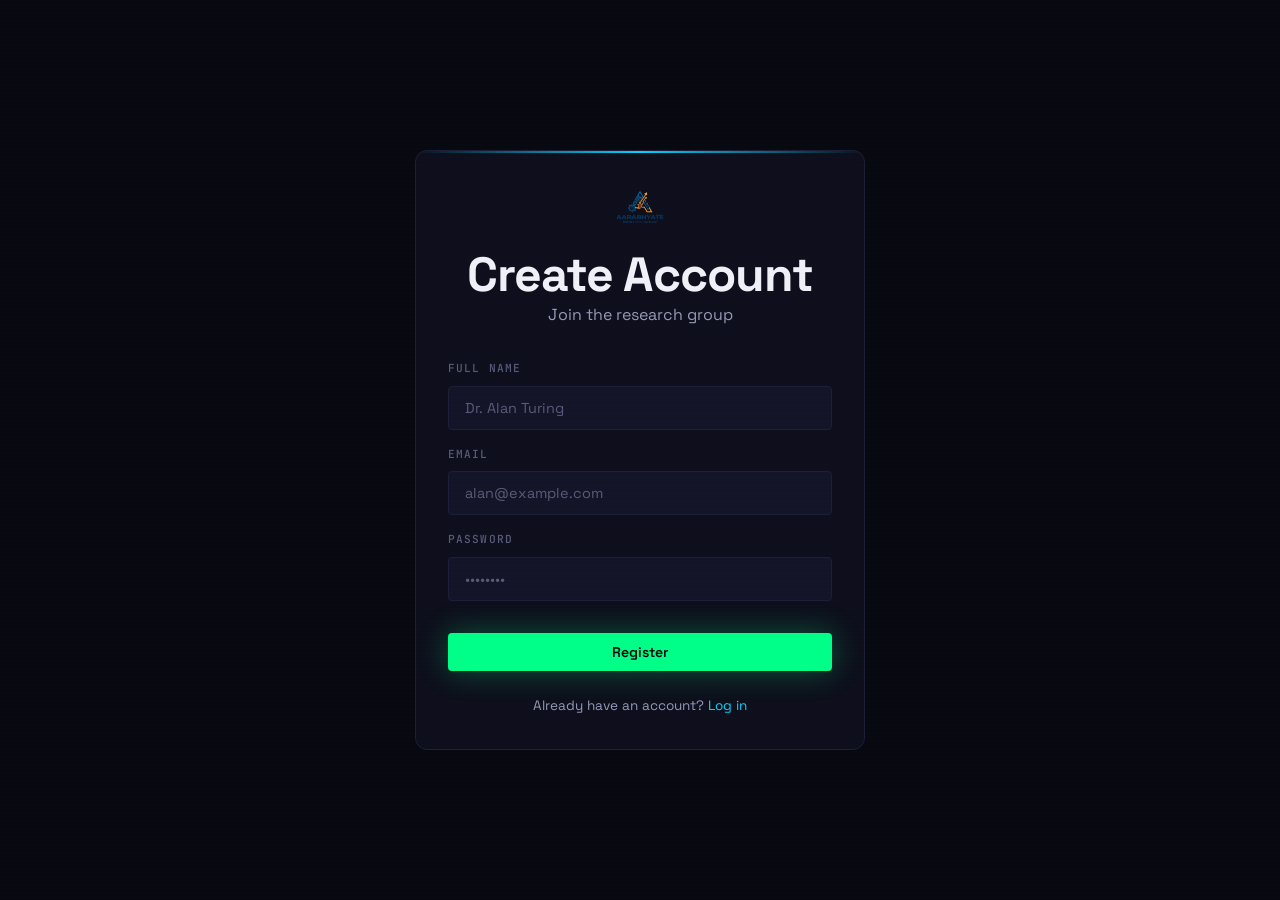
<file: web/signup.html>
<!DOCTYPE html>
<html lang="en">
<head>
  <meta charset="UTF-8">
  <meta name="viewport" content="width=device-width, initial-scale=1.0">
  <title>AARABHYATE | Sign Up</title>
  <link rel="stylesheet" href="style.css">
  <style>
    .auth-container {
      min-height: 100vh;
      display: flex;
      align-items: center;
      justify-content: center;
      padding: var(--space-6);
      background: var(--bg-base);
    }
    .auth-card {
      width: 100%;
      max-width: 450px;
      background: var(--bg-surface);
      border: 1px solid var(--bg-border);
      border-radius: var(--radius-lg);
      padding: var(--space-8);
      position: relative;
      overflow: hidden;
    }
    .auth-card::before {
      content: '';
      position: absolute; top: 0; left: 0; right: 0; height: 2px;
      background: linear-gradient(90deg, transparent, var(--neon-cyan), transparent);
    }
    .auth-header { text-align: center; margin-bottom: var(--space-8); }
    
    .hidden { display: none !important; }
  </style>
</head>
<body>

  <div class="auth-container">
    <div class="auth-card">
      <div class="auth-header">
        <img src="logo.png" alt="Aarabhyate Logo" style="height: 48px; width: auto; margin: 0 auto var(--space-4); display: block;">
        <h2 class="glitch-hover" style="width: fit-content; margin-inline: auto;">Create Account</h2>
        <p>Join the research group</p>
      </div>

      <!-- Step 1: Sign Up Form -->
      <form id="signupForm" class="form-group" style="gap: var(--space-4);">
        <div class="form-group">
          <label class="form-label">Full Name</label>
          <input type="text" id="name" class="form-input" required placeholder="Dr. Alan Turing">
        </div>
        <div class="form-group">
          <label class="form-label">Email</label>
          <input type="email" id="email" class="form-input" required placeholder="alan@example.com">
        </div>
        <div class="form-group">
          <label class="form-label">Password</label>
          <input type="password" id="password" class="form-input" required placeholder="••••••••">
        </div>
        
        <div class="form-error" id="signupError" style="margin-top:0; display:none"></div>
        
        <button type="submit" class="btn-primary btn" style="width: 100%; justify-content: center; margin-top: var(--space-4);">
          Register
        </button>
      </form>

      <!-- Step 2: OTP Verification Form -->
      <form id="otpForm" class="form-group hidden" style="gap: var(--space-4);">
        <p style="text-align:center; font-size:0.9rem; margin-bottom:var(--space-4); color:var(--text-secondary)">
          We sent a 6-digit verification code to your email.
        </p>
        <div class="form-group">
          <label class="form-label">Verification Code (OTP)</label>
          <input type="text" id="otp" class="form-input" required placeholder="123456" maxlength="6" style="text-align:center; font-family:var(--font-mono); font-size:1.5rem; letter-spacing:0.5rem;">
        </div>
        
        <div class="form-error" id="otpError" style="margin-top:0; display:none"></div>
        
        <button type="submit" class="btn-primary btn" style="width: 100%; justify-content: center; margin-top: var(--space-4); background: var(--neon-cyan); box-shadow: var(--glow-cyan);">
          Verify & Login
        </button>
      </form>

      <p style="text-align:center; margin-top:var(--space-6); font-size:0.85rem;">
        Already have an account? <a href="login.html" style="color:var(--neon-cyan); text-decoration:none;">Log in</a>
      </p>
    </div>
  </div>

  <script>
    let registeredEmail = '';

    // Step 1: Submit Registration
    document.getElementById('signupForm').addEventListener('submit', async (e) => {
      e.preventDefault();
      const name = document.getElementById('name').value;
      const email = document.getElementById('email').value;
      const password = document.getElementById('password').value;
      const errorEl = document.getElementById('signupError');
      errorEl.style.display = 'none';

      try {
        const res = await fetch('/api/v1/auth/signup', {
          method: 'POST',
          headers: { 'Content-Type': 'application/json' },
          body: JSON.stringify({ name, email, password })
        });
        
        const data = await res.json();
        if (!res.ok) throw new Error(data.error || 'Registration failed');

        // Success! Hide signup form, show OTP form
        registeredEmail = email;
        document.getElementById('signupForm').classList.add('hidden');
        document.getElementById('otpForm').classList.remove('hidden');
      } catch (err) {
        errorEl.textContent = err.message;
        errorEl.style.display = 'block';
      }
    });

    // Auto-redirect if already logged in
    document.addEventListener("DOMContentLoaded", () => {
      const token = localStorage.getItem("arg_token");
      if (token) {
        const urlParams = new URLSearchParams(window.location.search);
        const redirectParam = urlParams.get('redirect');
        if (redirectParam === 'checkout') {
          window.location.replace('/checkout.html');
        } else {
          // Decode JWT client-side safely without third-party library to check role
          try {
            const base64Url = token.split('.')[1];
            const base64 = base64Url.replace(/-/g, '+').replace(/_/g, '/');
            const jsonPayload = decodeURIComponent(window.atob(base64).split('').map(c => {
              return '%' + ('00' + c.charCodeAt(0).toString(16)).slice(-2);
            }).join(''));
            const claims = JSON.parse(jsonPayload);
            if (claims.role === 'admin') {
              window.location.replace('/admin.html');
              return;
            }
          } catch (e) {
            console.error("Failed to decode token", e);
          }
          window.location.replace('/dashboard.html');
        }
      }
    });

    // Step 2: Verify OTP
    document.getElementById('otpForm').addEventListener('submit', async (e) => {
      e.preventDefault();
      const otp = document.getElementById('otp').value;
      const errorEl = document.getElementById('otpError');
      errorEl.style.display = 'none';

      try {
        const res = await fetch('/api/v1/auth/verify-otp', {
          method: 'POST',
          headers: { 'Content-Type': 'application/json' },
          body: JSON.stringify({ email: registeredEmail, otp_code: otp })
        });
        
        const data = await res.json();
        if (!res.ok) throw new Error(data.error || 'Verification failed');

        // Success! Save token and redirect
        localStorage.setItem('arg_token', data.token);
        
        const urlParams = new URLSearchParams(window.location.search);
        const redirectParam = urlParams.get('redirect');
        
        if (redirectParam === 'checkout') {
          window.location.replace('/checkout.html');
        } else if (data.user && data.user.role === 'admin') {
          window.location.replace('/admin.html');
        } else {
          window.location.replace('/dashboard.html');
        }
      } catch (err) {
        errorEl.textContent = err.message;
        errorEl.style.display = 'block';
      }
    });
  </script>
</body>
</html>
</file>
<file: web/style.css>
/* =============================================================================
   AARABHYATE RESEARCH GROUP — Design System
   Industrial Deep-Tech Aesthetic
   ============================================================================= */

/* ── Google Fonts ─────────────────────────────────────────────────────────── */
@import url('https://fonts.googleapis.com/css2?family=Space+Grotesk:wght@300;400;500;600;700&family=JetBrains+Mono:ital,wght@0,300;0,400;0,500;0,700;1,400&display=swap');

/* ── Design Tokens ────────────────────────────────────────────────────────── */
:root {
  /* Backgrounds */
  --bg-void:      #05050d;   /* deepest black */
  --bg-base:      #080810;   /* page base */
  --bg-surface:   #0e0e1c;   /* cards, panels */
  --bg-elevated:  #141428;   /* modals, tooltips */
  --bg-border:    #1e1e38;   /* subtle borders */
  --bg-hover:     #1a1a30;   /* interactive hover state */

  /* Neon Accents */
  --neon-green:   #00ff88;   /* primary CTA / highlights */
  --neon-cyan:    #00d4ff;   /* links, secondary accent */
  --neon-violet:  #8b5cf6;   /* badges, tags */
  --neon-amber:   #f59e0b;   /* warnings, timeline */
  --neon-red:     #ff4444;   /* errors */

  /* Glow (box-shadow equivalents) */
  --glow-green:   0 0 20px rgba(0,255,136,0.35), 0 0 60px rgba(0,255,136,0.12);
  --glow-cyan:    0 0 20px rgba(0,212,255,0.35), 0 0 60px rgba(0,212,255,0.12);
  --glow-violet:  0 0 20px rgba(139,92,246,0.35);

  /* Typography */
  --text-primary:  #f0f0f8;
  --text-secondary:#9898b8;
  --text-muted:    #5a5a7a;
  --text-code:     #00ff88;

  /* Fonts */
  --font-sans:  'Space Grotesk', system-ui, sans-serif;
  --font-mono:  'JetBrains Mono', 'Courier New', monospace;

  /* Spacing scale */
  --space-1: 4px; --space-2: 8px; --space-3: 12px;
  --space-4: 16px; --space-6: 24px; --space-8: 32px;
  --space-10: 40px; --space-12: 48px; --space-16: 64px;
  --space-20: 80px; --space-24: 96px;

  /* Border radius */
  --radius-sm: 4px; --radius-md: 8px;
  --radius-lg: 12px; --radius-xl: 20px;

  /* Transitions */
  --ease-fast:   150ms cubic-bezier(0.4,0,0.2,1);
  --ease-normal: 300ms cubic-bezier(0.4,0,0.2,1);
  --ease-slow:   600ms cubic-bezier(0.4,0,0.2,1);
}

/* ── Reset & Base ─────────────────────────────────────────────────────────── */
*, *::before, *::after { box-sizing: border-box; margin: 0; padding: 0; }

html { scroll-behavior: smooth; font-size: 16px; }

body {
  font-family: var(--font-sans);
  background-color: var(--bg-base);
  color: var(--text-primary);
  line-height: 1.6;
  min-height: 100vh;
  overflow-x: hidden;
  -webkit-font-smoothing: antialiased;
}

/* Animated scan-line overlay — gives the CRT industrial feel */
body::before {
  content: '';
  position: fixed; inset: 0;
  background: repeating-linear-gradient(
    0deg,
    transparent,
    transparent 2px,
    rgba(0, 255, 136, 0.012) 2px,
    rgba(0, 255, 136, 0.012) 4px
  );
  pointer-events: none;
  z-index: 9999;
  animation: scanlines 8s linear infinite;
}
@keyframes scanlines {
  from { background-position: 0 0; }
  to   { background-position: 0 100px; }
}

/* ── Typography ───────────────────────────────────────────────────────────── */
h1,h2,h3,h4,h5,h6 { font-weight: 700; line-height: 1.15; letter-spacing: -0.02em; }
h1 { font-size: clamp(2.5rem, 6vw, 5.5rem); }
h2 { font-size: clamp(1.8rem, 4vw, 3rem); }
h3 { font-size: clamp(1.2rem, 2.5vw, 1.75rem); }
h4 { font-size: 1.125rem; }
p  { color: var(--text-secondary); }

a { color: var(--neon-cyan); text-decoration: none; transition: color var(--ease-fast); }
a:hover { color: var(--neon-green); }

code, .mono {
  font-family: var(--font-mono);
  font-size: 0.875em;
  color: var(--text-code);
}

/* ── Utility Classes ──────────────────────────────────────────────────────── */
.container    { max-width: 1280px; margin-inline: auto; padding-inline: var(--space-6); }
.container-sm { max-width: 860px;  margin-inline: auto; padding-inline: var(--space-6); }
.sr-only { position: absolute; width: 1px; height: 1px; overflow: hidden; clip: rect(0,0,0,0); }

.neon-text-green  { color: var(--neon-green); }
.neon-text-cyan   { color: var(--neon-cyan); }
.neon-text-violet { color: var(--neon-violet); }

.label {
  font-family: var(--font-mono);
  font-size: 0.7rem;
  font-weight: 500;
  letter-spacing: 0.15em;
  text-transform: uppercase;
  color: var(--neon-green);
}

/* ── Grid Background Decoration ──────────────────────────────────────────── */
.grid-bg {
  position: absolute; inset: 0;
  background-image:
    linear-gradient(rgba(0,255,136,0.04) 1px, transparent 1px),
    linear-gradient(90deg, rgba(0,255,136,0.04) 1px, transparent 1px);
  background-size: 60px 60px;
  pointer-events: none;
}

/* ── Navbar ───────────────────────────────────────────────────────────────── */
.navbar {
  position: fixed; top: 0; left: 0; right: 0;
  z-index: 1000;
  display: flex; align-items: center; justify-content: space-between;
  padding: var(--space-4) var(--space-6);
  background: rgba(8,8,16,0.85);
  backdrop-filter: blur(20px) saturate(180%);
  -webkit-backdrop-filter: blur(20px) saturate(180%);
  border-bottom: 1px solid var(--bg-border);
  height: 72px;
}

.navbar-brand {
  display: flex; align-items: center; gap: var(--space-3);
  text-decoration: none;
}
.navbar-brand .logo-mark {
  width: 40px; height: 40px;
  border: 2px solid var(--neon-green);
  border-radius: var(--radius-sm);
  display: flex; align-items: center; justify-content: center;
  font-family: var(--font-mono); font-weight: 700; font-size: 1rem;
  color: var(--neon-green);
  box-shadow: var(--glow-green);
  flex-shrink: 0;
}
.navbar-brand .brand-text { line-height: 1.2; }
.navbar-brand .brand-name {
  display: block; font-weight: 700; font-size: 0.95rem;
  color: var(--text-primary); letter-spacing: 0.05em;
}
.navbar-brand .brand-sub {
  display: block; font-family: var(--font-mono);
  font-size: 0.6rem; color: var(--text-muted);
  letter-spacing: 0.12em; text-transform: uppercase;
}

.navbar-nav {
  display: flex; align-items: center; gap: var(--space-2);
  list-style: none;
}
.navbar-nav a {
  font-size: 0.875rem; font-weight: 500; color: var(--text-secondary);
  padding: var(--space-2) var(--space-3);
  border-radius: var(--radius-sm);
  transition: all var(--ease-fast);
  position: relative;
}
.navbar-nav a:hover,
.navbar-nav a.active { color: var(--text-primary); }
.navbar-nav a.active::after {
  content: ''; position: absolute; bottom: -2px; left: var(--space-3); right: var(--space-3);
  height: 2px; background: var(--neon-green);
  box-shadow: 0 0 8px var(--neon-green);
}

.btn {
  display: inline-flex; align-items: center; justify-content: center; gap: var(--space-2);
  padding: 10px var(--space-6);
  border-radius: var(--radius-sm);
  font-family: var(--font-sans); font-weight: 600; font-size: 0.875rem;
  cursor: pointer; transition: all var(--ease-normal);
  border: none; text-decoration: none; white-space: nowrap;
}
.btn-primary {
  background: var(--neon-green); color: var(--bg-void);
  box-shadow: 0 0 30px rgba(0,255,136,0.3);
}
.btn-primary:hover {
  background: #1aff99; color: var(--bg-void);
  box-shadow: var(--glow-green); transform: translateY(-1px);
}
.btn-outline {
  background: transparent; color: var(--neon-green);
  border: 1px solid var(--neon-green);
}
.btn-outline:hover {
  background: rgba(0,255,136,0.08);
  box-shadow: var(--glow-green); transform: translateY(-1px);
}
.btn-ghost {
  background: transparent; color: var(--text-secondary);
  border: 1px solid var(--bg-border);
}
.btn-ghost:hover { background: var(--bg-hover); color: var(--text-primary); }

.hamburger {
  display: none; flex-direction: column; gap: 5px;
  background: none; border: none; cursor: pointer; padding: 4px;
}
.hamburger span {
  display: block; width: 22px; height: 2px;
  background: var(--text-secondary); transition: all var(--ease-normal);
  border-radius: 1px;
}
.hamburger.open span:nth-child(1) { transform: translateY(7px) rotate(45deg); }
.hamburger.open span:nth-child(2) { opacity: 0; }
.hamburger.open span:nth-child(3) { transform: translateY(-7px) rotate(-45deg); }

/* ── Hero Section ──────────────────────────────────────────────────────────── */
.hero {
  position: relative; min-height: 100vh;
  display: flex; align-items: center;
  padding-top: 72px;
  overflow: hidden;
}

/* Radial glow origin */
.hero::after {
  content: '';
  position: absolute; top: 10%; left: 50%;
  transform: translateX(-50%);
  width: 800px; height: 600px;
  background: radial-gradient(ellipse at center,
    rgba(0,255,136,0.06) 0%,
    rgba(0,212,255,0.04) 40%,
    transparent 70%);
  pointer-events: none;
}

.hero-content {
  position: relative; z-index: 1;
  display: grid; grid-template-columns: 1fr 1fr;
  gap: var(--space-16); align-items: center;
  width: 100%; padding: var(--space-20) 0;
}

.hero-eyebrow {
  display: inline-flex; align-items: center; gap: var(--space-2);
  margin-bottom: var(--space-6);
}
.hero-eyebrow .dot {
  width: 6px; height: 6px; border-radius: 50%;
  background: var(--neon-green);
  box-shadow: 0 0 8px var(--neon-green);
  animation: pulse 2s ease-in-out infinite;
}
@keyframes pulse {
  0%,100% { opacity: 1; box-shadow: 0 0 8px var(--neon-green); }
  50%      { opacity: 0.5; box-shadow: 0 0 20px var(--neon-green); }
}

.hero-title { margin-bottom: var(--space-6); }
.hero-title .accent { color: var(--neon-green); }
.hero-title .accent-cyan { color: var(--neon-cyan); }

.hero-description {
  font-size: 1.125rem; line-height: 1.75;
  margin-bottom: var(--space-10);
  max-width: 520px;
}

.hero-cta { display: flex; gap: var(--space-3); flex-wrap: wrap; }

.hero-stats {
  display: grid; grid-template-columns: repeat(3, 1fr);
  gap: var(--space-4); margin-top: var(--space-12);
  padding-top: var(--space-8);
  border-top: 1px solid var(--bg-border);
}
.hero-stat-value {
  font-size: 2rem; font-weight: 700; color: var(--text-primary);
  font-family: var(--font-mono); line-height: 1;
}
.hero-stat-value span { color: var(--neon-green); }
.hero-stat-label { font-size: 0.75rem; color: var(--text-muted); margin-top: 4px; }

/* Terminal / System Card on the right */
.hero-visual {
  position: relative;
  border: 1px solid var(--bg-border);
  border-radius: var(--radius-lg);
  overflow: hidden;
  background: var(--bg-surface);
  box-shadow: 0 0 0 1px var(--bg-border), 0 40px 80px rgba(0,0,0,0.6);
}

.terminal-bar {
  display: flex; align-items: center; gap: var(--space-2);
  padding: var(--space-3) var(--space-4);
  background: var(--bg-elevated);
  border-bottom: 1px solid var(--bg-border);
}
.terminal-dot {
  width: 10px; height: 10px; border-radius: 50%;
}
.terminal-dot.red   { background: #ff5f57; }
.terminal-dot.amber { background: #febc2e; }
.terminal-dot.green { background: #28c840; }
.terminal-title {
  font-family: var(--font-mono); font-size: 0.7rem;
  color: var(--text-muted); margin-left: auto; margin-right: auto;
  letter-spacing: 0.06em;
}

.terminal-body {
  padding: var(--space-6);
  font-family: var(--font-mono);
  font-size: 0.8rem; line-height: 2;
  min-height: 340px;
}
.tl { display: block; }
.tl .prompt { color: var(--neon-green); }
.tl .cmd    { color: var(--text-primary); }
.tl .out    { color: var(--text-secondary); padding-left: var(--space-4); }
.tl .ok     { color: var(--neon-green); }
.tl .cyan   { color: var(--neon-cyan); }
.tl .violet { color: var(--neon-violet); }
.tl .amber  { color: var(--neon-amber); }
.tl .blank  { display: block; height: 0.5em; }

/* blinking cursor */
.cursor {
  display: inline-block; width: 8px; height: 1em;
  background: var(--neon-green); margin-left: 2px;
  animation: blink 1s step-end infinite; vertical-align: text-bottom;
}
@keyframes blink { 0%,100%{opacity:1} 50%{opacity:0} }

/* ── Section Wrapper ──────────────────────────────────────────────────────── */
.section { padding: var(--space-24) 0; }
.section-header { text-align: center; margin-bottom: var(--space-16); }
.section-header h2 { margin-bottom: var(--space-4); }
.section-header p { max-width: 580px; margin-inline: auto; font-size: 1.05rem; }

/* ── Capabilities Matrix ─────────────────────────────────────────────────── */
.capabilities {
  background: var(--bg-void);
  border-top: 1px solid var(--bg-border);
  border-bottom: 1px solid var(--bg-border);
}

.capabilities-grid {
  display: grid;
  grid-template-columns: repeat(auto-fit, minmax(320px, 1fr));
  gap: 1px;
  background: var(--bg-border);
  border: 1px solid var(--bg-border);
  border-radius: var(--radius-lg);
  overflow: hidden;
}

.capability-card {
  background: var(--bg-surface);
  padding: var(--space-8);
  transition: background var(--ease-normal);
  position: relative;
  overflow: hidden;
}
.capability-card::before {
  content: '';
  position: absolute; top: 0; left: 0; right: 0; height: 2px;
  background: linear-gradient(90deg, transparent, var(--accent-color, var(--neon-green)), transparent);
  opacity: 0; transition: opacity var(--ease-normal);
}
.capability-card:hover { background: var(--bg-elevated); }
.capability-card:hover::before { opacity: 1; }

.capability-icon {
  width: 52px; height: 52px;
  border: 1px solid var(--bg-border);
  border-radius: var(--radius-md);
  display: flex; align-items: center; justify-content: center;
  margin-bottom: var(--space-6);
  font-size: 1.5rem;
  transition: all var(--ease-normal);
  background: var(--bg-elevated);
}
.capability-card:hover .capability-icon {
  border-color: var(--accent-color, var(--neon-green));
  box-shadow: 0 0 20px rgba(0,255,136,0.2);
}

.capability-card h3 {
  font-size: 1rem; font-weight: 600; margin-bottom: var(--space-3);
  color: var(--text-primary);
}
.capability-card p { font-size: 0.875rem; line-height: 1.65; margin-bottom: var(--space-6); }

.spec-list { list-style: none; display: flex; flex-direction: column; gap: var(--space-2); }
.spec-list li {
  display: flex; align-items: center; gap: var(--space-2);
  font-family: var(--font-mono); font-size: 0.72rem;
  color: var(--text-muted);
}
.spec-list li::before {
  content: '›'; color: var(--accent-color, var(--neon-green));
  font-size: 0.9rem; flex-shrink: 0;
}

/* Progress bar inside capability card */
.skill-bars { margin-top: var(--space-6); display: flex; flex-direction: column; gap: var(--space-3); }
.skill-bar-item { }
.skill-bar-label {
  display: flex; justify-content: space-between;
  font-family: var(--font-mono); font-size: 0.65rem;
  color: var(--text-muted); margin-bottom: var(--space-1);
  letter-spacing: 0.05em;
}
.skill-bar-track {
  height: 3px; background: var(--bg-elevated);
  border-radius: 2px; overflow: hidden;
}
.skill-bar-fill {
  height: 100%; border-radius: 2px;
  background: linear-gradient(90deg, var(--accent-color, var(--neon-green)), rgba(0,255,136,0.4));
  box-shadow: 0 0 8px rgba(0,255,136,0.5);
  transform-origin: left;
  animation: fillBar 1.2s var(--ease-slow) both;
}
@keyframes fillBar { from { transform: scaleX(0); } to { transform: scaleX(1); } }

/* ── Portfolio Grid ───────────────────────────────────────────────────────── */
.portfolio-grid {
  display: grid;
  grid-template-columns: repeat(12, 1fr);
  gap: var(--space-4);
}
.portfolio-card {
  background: var(--bg-surface);
  border: 1px solid var(--bg-border);
  border-radius: var(--radius-lg);
  overflow: hidden;
  transition: all var(--ease-normal);
  position: relative;
  display: flex; flex-direction: column;
}
.portfolio-card:hover {
  border-color: rgba(0,255,136,0.3);
  transform: translateY(-4px);
  box-shadow: 0 16px 48px rgba(0,0,0,0.4), 0 0 30px rgba(0,255,136,0.08);
}

.portfolio-card.span-8  { grid-column: span 8; }
.portfolio-card.span-4  { grid-column: span 4; }
.portfolio-card.span-6  { grid-column: span 6; }
.portfolio-card.span-12 { grid-column: span 12; }

.portfolio-card-image {
  width: 100%; aspect-ratio: 16/9;
  object-fit: cover; display: block;
  background: var(--bg-elevated);
  border-bottom: 1px solid var(--bg-border);
  position: relative; overflow: hidden;
}

/* Placeholder image with tech pattern */
.portfolio-img-placeholder {
  width: 100%; height: 100%; min-height: 200px;
  display: flex; align-items: center; justify-content: center;
  position: relative; overflow: hidden;
}
.portfolio-img-placeholder .ph-icon { font-size: 3rem; opacity: 0.4; position: relative; z-index: 1; }
.portfolio-img-placeholder::before {
  content: '';
  position: absolute; inset: 0;
  background-image:
    linear-gradient(rgba(0,255,136,0.06) 1px, transparent 1px),
    linear-gradient(90deg, rgba(0,255,136,0.06) 1px, transparent 1px);
  background-size: 24px 24px;
}
.portfolio-img-placeholder.bg-1  { background: linear-gradient(135deg,#0d1117,#0e1a0d); }
.portfolio-img-placeholder.bg-2  { background: linear-gradient(135deg,#0d1117,#0a0d1a); }
.portfolio-img-placeholder.bg-3  { background: linear-gradient(135deg,#0d1117,#1a0d1a); }
.portfolio-img-placeholder.bg-4  { background: linear-gradient(135deg,#0d1117,#1a1008); }
.portfolio-img-placeholder.bg-5  { background: linear-gradient(135deg,#0d1117,#081a18); }
.portfolio-img-placeholder.bg-6  { background: linear-gradient(135deg,#0d1117,#110d1a); }

.portfolio-card-body { padding: var(--space-6); flex: 1; display: flex; flex-direction: column; }
.portfolio-tags {
  display: flex; gap: var(--space-2); flex-wrap: wrap; margin-bottom: var(--space-4);
}
.tag {
  font-family: var(--font-mono); font-size: 0.65rem; font-weight: 500;
  padding: 3px var(--space-2); border-radius: var(--radius-sm);
  letter-spacing: 0.07em; text-transform: uppercase;
}
.tag-green  { color: var(--neon-green);  background: rgba(0,255,136,0.1);  border: 1px solid rgba(0,255,136,0.2);  }
.tag-cyan   { color: var(--neon-cyan);   background: rgba(0,212,255,0.1);  border: 1px solid rgba(0,212,255,0.2);  }
.tag-violet { color: var(--neon-violet); background: rgba(139,92,246,0.1); border: 1px solid rgba(139,92,246,0.2); }
.tag-amber  { color: var(--neon-amber);  background: rgba(245,158,11,0.1); border: 1px solid rgba(245,158,11,0.2); }

.portfolio-card h3 { font-size: 1rem; margin-bottom: var(--space-2); }
.portfolio-card p  { font-size: 0.85rem; flex: 1; }

.portfolio-card-meta {
  display: flex; align-items: center; justify-content: space-between;
  margin-top: var(--space-6); padding-top: var(--space-4);
  border-top: 1px solid var(--bg-border);
}
.portfolio-card-meta .meta-label { font-family: var(--font-mono); font-size: 0.65rem; color: var(--text-muted); }
.portfolio-card-meta .meta-value { font-family: var(--font-mono); font-size: 0.75rem; color: var(--neon-cyan); }

/* ── CTA Banner ───────────────────────────────────────────────────────────── */
.cta-banner {
  position: relative; overflow: hidden;
  background: linear-gradient(135deg, var(--bg-surface), var(--bg-elevated));
  border: 1px solid var(--bg-border);
  border-radius: var(--radius-xl);
  padding: var(--space-16) var(--space-12);
  text-align: center;
}
.cta-banner::before {
  content: '';
  position: absolute; top: -50%; left: 50%; transform: translateX(-50%);
  width: 600px; height: 400px;
  background: radial-gradient(ellipse, rgba(0,255,136,0.1) 0%, transparent 70%);
  pointer-events: none;
}
.cta-banner h2 { margin-bottom: var(--space-4); }
.cta-banner p  { margin-bottom: var(--space-8); max-width: 520px; margin-inline: auto; }

/* ── Footer ───────────────────────────────────────────────────────────────── */
.footer {
  border-top: 1px solid var(--bg-border);
  padding: var(--space-12) 0 var(--space-8);
  background: var(--bg-void);
}
.footer-grid {
  display: grid; grid-template-columns: 2fr 1fr 1fr 1fr;
  gap: var(--space-12); margin-bottom: var(--space-12);
}
.footer-brand p { font-size: 0.875rem; margin-top: var(--space-4); max-width: 280px; }
.footer h4 {
  font-size: 0.75rem; font-weight: 600; text-transform: uppercase;
  letter-spacing: 0.12em; color: var(--text-muted); margin-bottom: var(--space-4);
  font-family: var(--font-mono);
}
.footer-links { list-style: none; display: flex; flex-direction: column; gap: var(--space-3); }
.footer-links a { font-size: 0.875rem; color: var(--text-secondary); }
.footer-links a:hover { color: var(--neon-green); }
.footer-bottom {
  border-top: 1px solid var(--bg-border); padding-top: var(--space-6);
  display: flex; align-items: center; justify-content: space-between;
}
.footer-bottom p { font-size: 0.8rem; color: var(--text-muted); }

/* ── Portal Page Specific ─────────────────────────────────────────────────── */
.portal-hero {
  padding-top: calc(72px + var(--space-16));
  padding-bottom: var(--space-12);
  position: relative; overflow: hidden;
  border-bottom: 1px solid var(--bg-border);
  text-align: center;
}
.portal-hero .container { position: relative; z-index: 1; }

/* Form */
.inquiry-form-section { padding: var(--space-16) 0 var(--space-24); }
.inquiry-layout {
  display: grid; grid-template-columns: 1fr 400px;
  gap: var(--space-12); align-items: start;
}

.form-card {
  background: var(--bg-surface);
  border: 1px solid var(--bg-border);
  border-radius: var(--radius-xl);
  overflow: hidden;
}
.form-card-header {
  padding: var(--space-6) var(--space-8);
  background: var(--bg-elevated);
  border-bottom: 1px solid var(--bg-border);
  display: flex; align-items: center; gap: var(--space-3);
}
.form-card-header .status-dot {
  width: 8px; height: 8px; border-radius: 50%;
  background: var(--neon-green);
  box-shadow: 0 0 8px var(--neon-green);
  animation: pulse 2s infinite;
}
.form-card-header h3 {
  font-size: 0.875rem; font-weight: 600; color: var(--text-primary);
}
.form-card-header .form-id {
  margin-left: auto;
  font-family: var(--font-mono); font-size: 0.65rem; color: var(--text-muted);
}

.form-body { padding: var(--space-8); }

.form-grid { display: grid; grid-template-columns: 1fr 1fr; gap: var(--space-6); }
.form-full  { grid-column: 1 / -1; }

.form-group { display: flex; flex-direction: column; gap: var(--space-2); }
.form-label {
  font-family: var(--font-mono); font-size: 0.7rem; font-weight: 500;
  letter-spacing: 0.1em; text-transform: uppercase; color: var(--text-muted);
  display: flex; align-items: center; gap: var(--space-2);
}
.form-label .required { color: var(--neon-green); }

.form-input,
.form-select,
.form-textarea {
  width: 100%;
  background: var(--bg-elevated);
  border: 1px solid var(--bg-border);
  border-radius: var(--radius-sm);
  color: var(--text-primary);
  font-family: var(--font-sans); font-size: 0.9rem;
  padding: 12px var(--space-4);
  transition: all var(--ease-fast);
  outline: none;
  -webkit-appearance: none; appearance: none;
}
.form-input::placeholder  { color: var(--text-muted); }
.form-textarea::placeholder { color: var(--text-muted); }
.form-input:focus, .form-select:focus, .form-textarea:focus {
  border-color: var(--neon-green);
  background: #0d0d1f;
  box-shadow: 0 0 0 3px rgba(0,255,136,0.1);
}
.form-input:focus { box-shadow: 0 0 0 3px rgba(0,255,136,0.1), inset 0 0 20px rgba(0,255,136,0.02); }

.form-select {
  background-image: url("data:image/svg+xml,%3Csvg xmlns='http://www.w3.org/2000/svg' width='16' height='16' viewBox='0 0 24 24' fill='none' stroke='%235a5a7a' stroke-width='2'%3E%3Cpath d='M6 9l6 6 6-6'/%3E%3C/svg%3E");
  background-repeat: no-repeat;
  background-position: right 14px center;
  padding-right: var(--space-10);
  cursor: pointer;
}
.form-select option { background: var(--bg-elevated); color: var(--text-primary); }

.form-textarea { resize: vertical; min-height: 160px; line-height: 1.65; }

.char-count {
  font-family: var(--font-mono); font-size: 0.65rem;
  color: var(--text-muted); text-align: right;
  transition: color var(--ease-fast);
}
.char-count.warn { color: var(--neon-amber); }

.form-error {
  font-size: 0.75rem; color: var(--neon-red);
  font-family: var(--font-mono);
  display: none;
}
.form-group.has-error .form-input,
.form-group.has-error .form-select,
.form-group.has-error .form-textarea {
  border-color: var(--neon-red);
}
.form-group.has-error .form-error { display: block; }

.form-footer {
  margin-top: var(--space-8); display: flex; align-items: center;
  justify-content: space-between; gap: var(--space-4); flex-wrap: wrap;
}
.form-footer .form-note {
  font-family: var(--font-mono); font-size: 0.68rem;
  color: var(--text-muted); display: flex; align-items: center; gap: var(--space-2);
}
.form-footer .form-note::before { content: '🔒'; }

.btn-submit {
  background: var(--neon-green); color: var(--bg-void);
  padding: 14px var(--space-10);
  font-size: 0.9rem; font-weight: 700;
  border: none; border-radius: var(--radius-sm);
  cursor: pointer; transition: all var(--ease-normal);
  display: flex; align-items: center; gap: var(--space-2);
  box-shadow: 0 0 30px rgba(0,255,136,0.25);
}
.btn-submit:hover {
  background: #1aff99;
  box-shadow: var(--glow-green);
  transform: translateY(-2px);
}
.btn-submit.loading { pointer-events: none; opacity: 0.7; }

/* Success message */
.form-success {
  display: none; text-align: center;
  padding: var(--space-16) var(--space-8);
}
.form-success.visible { display: block; }
.form-success .success-icon {
  font-size: 3rem; margin-bottom: var(--space-4);
}
.form-success h3 { color: var(--neon-green); margin-bottom: var(--space-4); }
.form-success p  { font-size: 0.9rem; }

/* Sidebar info cards */
.portal-sidebar { display: flex; flex-direction: column; gap: var(--space-4); }
.info-card {
  background: var(--bg-surface);
  border: 1px solid var(--bg-border);
  border-radius: var(--radius-lg);
  padding: var(--space-6);
}
.info-card h4 {
  font-size: 0.8rem; font-weight: 600; text-transform: uppercase;
  letter-spacing: 0.1em; font-family: var(--font-mono);
  color: var(--text-muted); margin-bottom: var(--space-4);
}
.info-item {
  display: flex; align-items: flex-start; gap: var(--space-3);
  padding: var(--space-3) 0;
}
.info-item + .info-item { border-top: 1px solid var(--bg-border); }
.info-item .info-icon { font-size: 1.1rem; flex-shrink: 0; }
.info-item-body { }
.info-item-title { font-size: 0.85rem; font-weight: 600; color: var(--text-primary); }
.info-item-desc  { font-size: 0.78rem; color: var(--text-muted); margin-top: 2px; }

.process-step {
  display: flex; align-items: flex-start; gap: var(--space-4);
  padding: var(--space-3) 0;
}
.process-step + .process-step { border-top: 1px solid var(--bg-border); }
.step-num {
  width: 28px; height: 28px; flex-shrink: 0;
  border: 1px solid var(--neon-green);
  border-radius: var(--radius-sm);
  display: flex; align-items: center; justify-content: center;
  font-family: var(--font-mono); font-size: 0.7rem; font-weight: 700;
  color: var(--neon-green);
}
.step-body h5 { font-size: 0.85rem; font-weight: 600; color: var(--text-primary); }
.step-body p  { font-size: 0.75rem; color: var(--text-muted); margin-top: 2px; }

/* ── Toast Notification ──────────────────────────────────────────────────── */
.toast {
  position: fixed; bottom: 32px; right: 32px;
  background: var(--bg-elevated);
  border: 1px solid var(--bg-border);
  border-radius: var(--radius-lg);
  padding: var(--space-4) var(--space-6);
  max-width: 360px;
  display: flex; align-items: center; gap: var(--space-3);
  transform: translateY(120%); opacity: 0;
  transition: all 0.4s cubic-bezier(0.34, 1.56, 0.64, 1);
  z-index: 2000;
  box-shadow: 0 8px 32px rgba(0,0,0,0.4);
}
.toast.visible { transform: translateY(0); opacity: 1; }
.toast.success { border-color: rgba(0,255,136,0.4); }
.toast.error   { border-color: rgba(255,68,68,0.4);  }
.toast-icon  { font-size: 1.2rem; flex-shrink: 0; }
.toast-text  { font-size: 0.875rem; color: var(--text-primary); }
.toast-close { margin-left: auto; background: none; border: none; cursor: pointer;
               color: var(--text-muted); font-size: 1rem; padding: 2px; }

/* ── Responsive ───────────────────────────────────────────────────────────── */
@media (max-width: 1100px) {
  .inquiry-layout { grid-template-columns: 1fr; }
  .portal-sidebar { display: grid; grid-template-columns: 1fr 1fr; }
}
@media (max-width: 900px) {
  .hero-content { grid-template-columns: 1fr; }
  .hero-visual  { display: none; }
  .footer-grid  { grid-template-columns: 1fr 1fr; }
  .portfolio-card.span-8,
  .portfolio-card.span-4,
  .portfolio-card.span-6 { grid-column: span 12; }
}
@media (max-width: 640px) {
  .container { padding-inline: var(--space-4); }
  .navbar-nav { display: none; }
  .hamburger  { display: flex; }
  .navbar-nav.open {
    display: flex; flex-direction: column; align-items: stretch;
    position: absolute; top: 72px; left: 0; right: 0;
    background: rgba(8,8,16,0.97);
    backdrop-filter: blur(20px);
    border-bottom: 1px solid var(--bg-border);
    padding: var(--space-4);
    gap: var(--space-2);
  }
  .hero-stats { grid-template-columns: 1fr; }
  .form-grid  { grid-template-columns: 1fr; }
  .footer-grid { grid-template-columns: 1fr; }
  .portal-sidebar { grid-template-columns: 1fr; }
  .capabilities-grid { grid-template-columns: 1fr; }
}

/* ── Animations / Utility ────────────────────────────────────────────────── */
@keyframes fadeUp {
  from { opacity: 0; transform: translateY(24px); }
  to   { opacity: 1; transform: translateY(0); }
}
.fade-up { animation: fadeUp 0.6s var(--ease-slow) both; }
.fade-up-delay-1 { animation-delay: 0.1s; }
.fade-up-delay-2 { animation-delay: 0.2s; }
.fade-up-delay-3 { animation-delay: 0.3s; }
.fade-up-delay-4 { animation-delay: 0.4s; }

/* Divider line with gradient */
.divider {
  height: 1px;
  background: linear-gradient(90deg, transparent, var(--bg-border), transparent);
  margin: var(--space-4) 0;
}

/* Glitch Effect */
.glitch-hover:hover {
  transition: none !important;
  animation: glitch-anim 0.2s infinite !important;
}

@keyframes glitch-anim {
  0% { transform: translate(0); }
  20% { transform: translate(-4px, 4px); }
  40% { transform: translate(-4px, -4px); }
  60% { transform: translate(4px, 4px); }
  80% { transform: translate(4px, -4px); }
  100% { transform: translate(0); }
}
</file>
